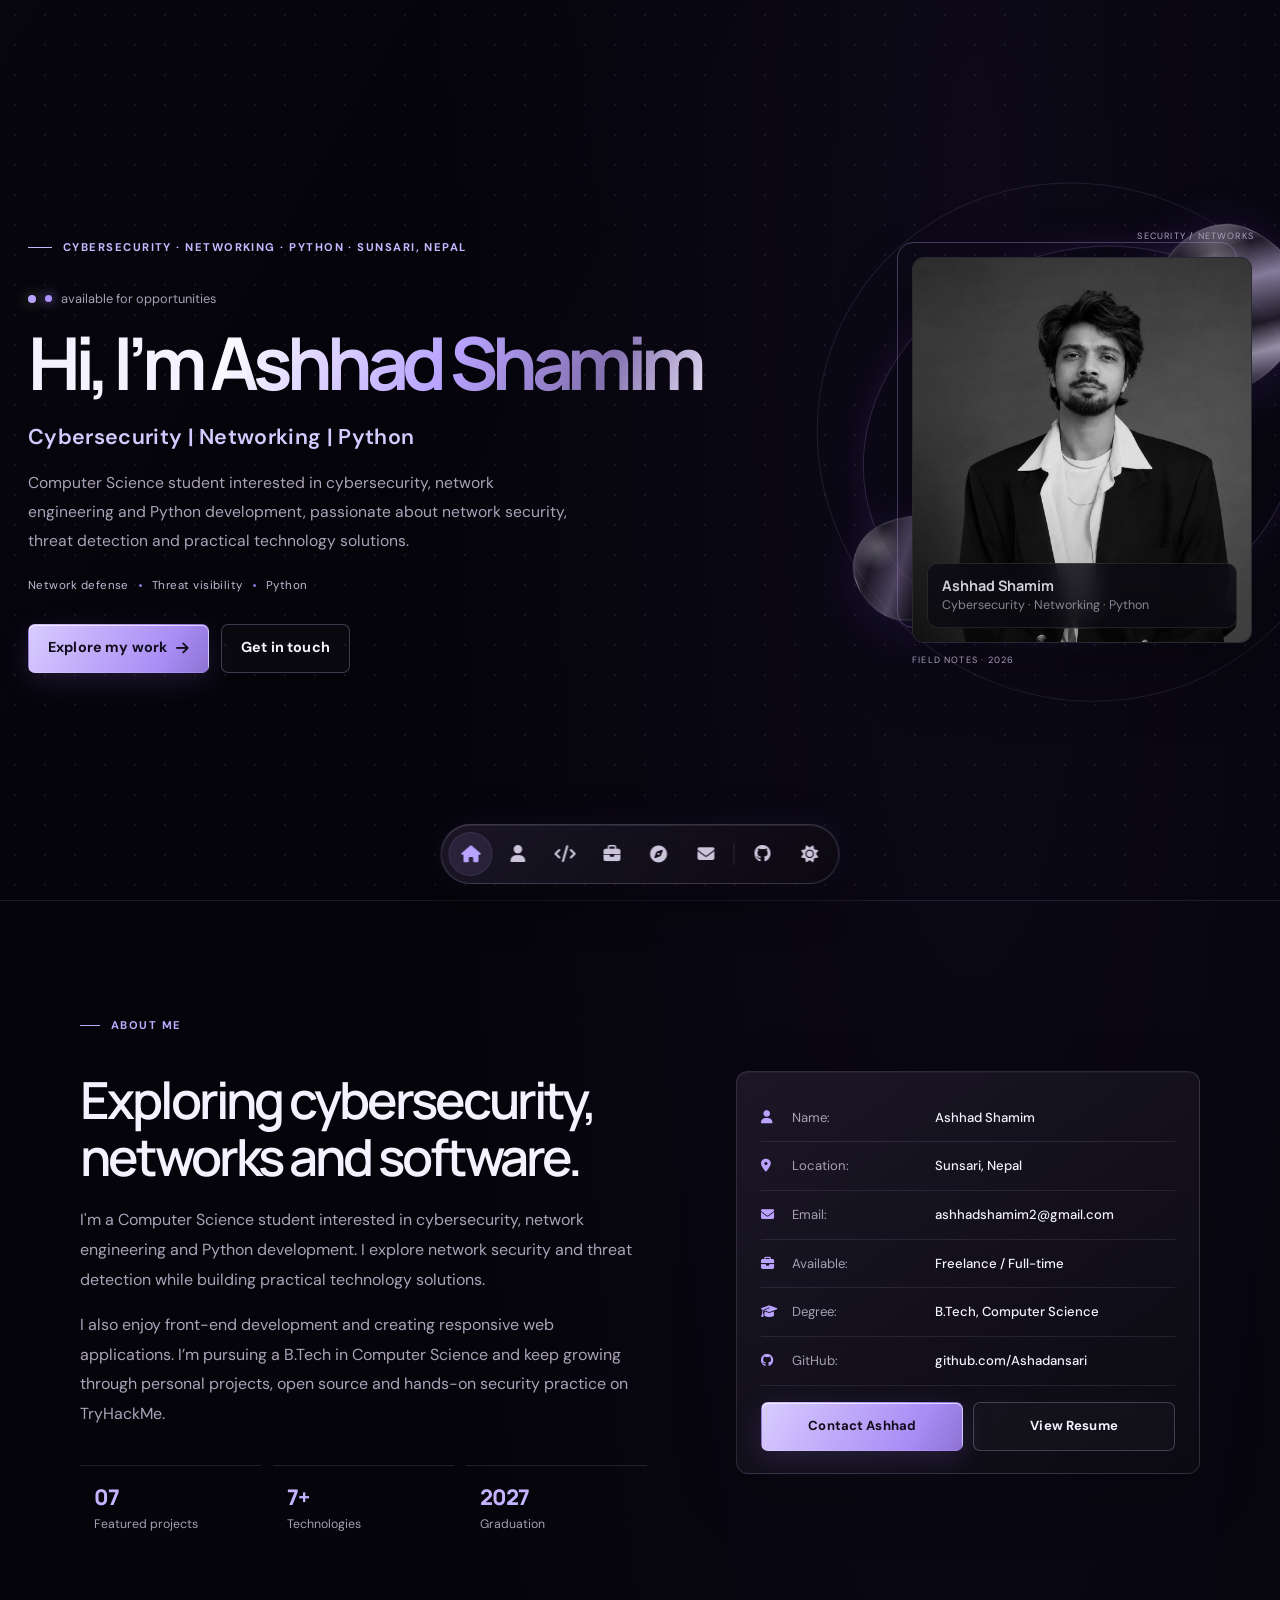
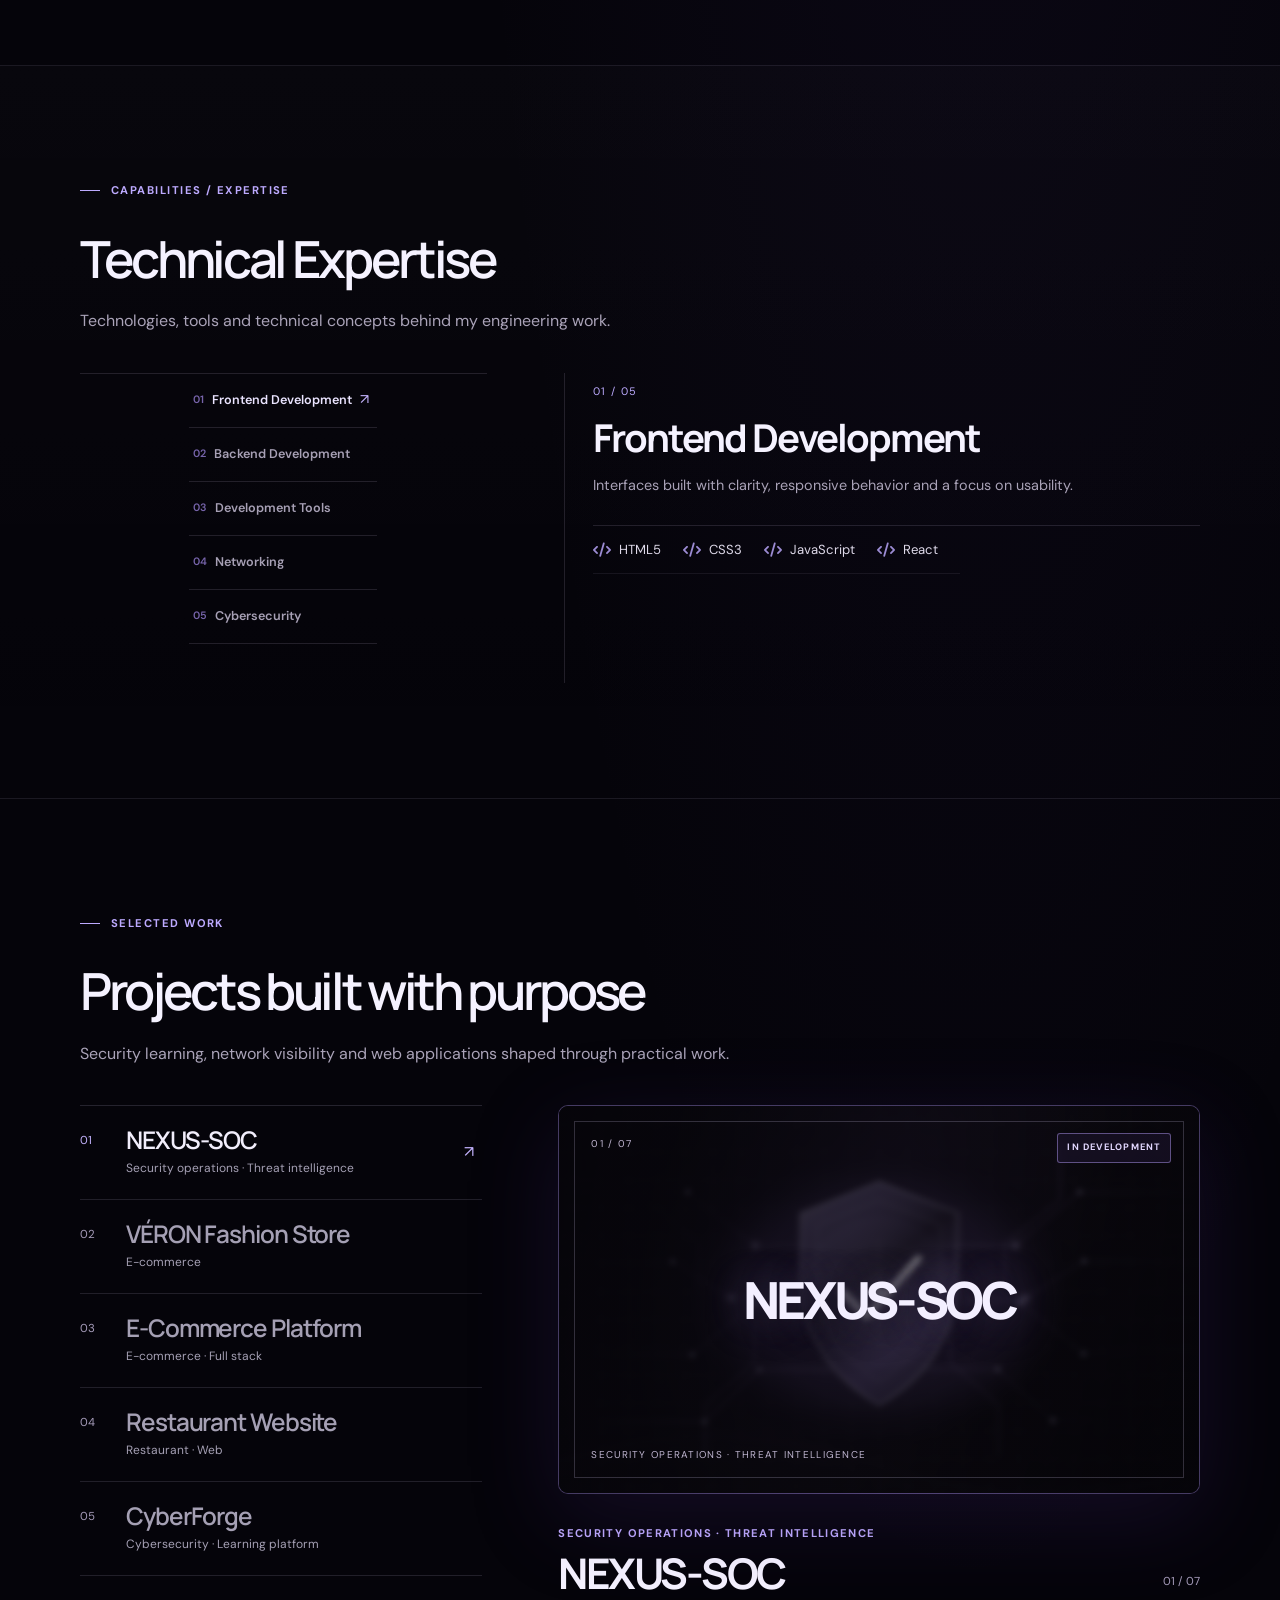
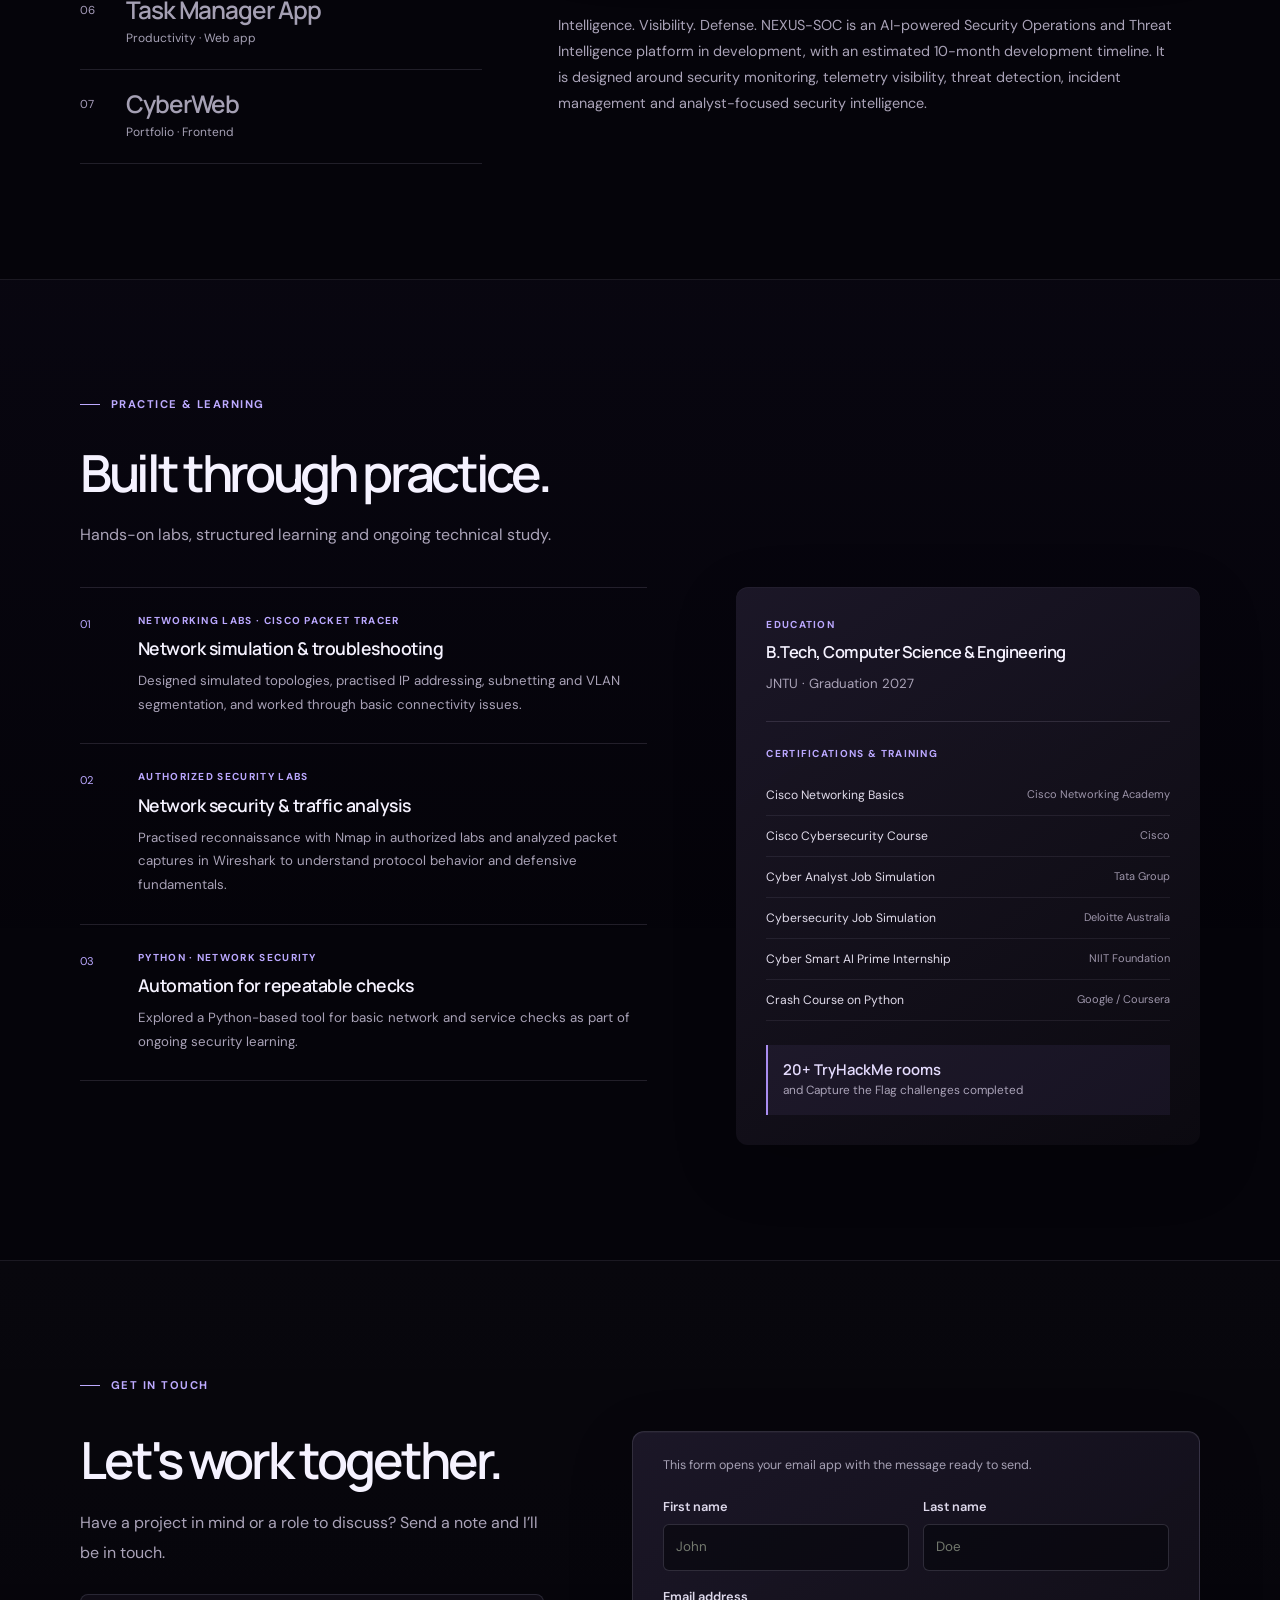
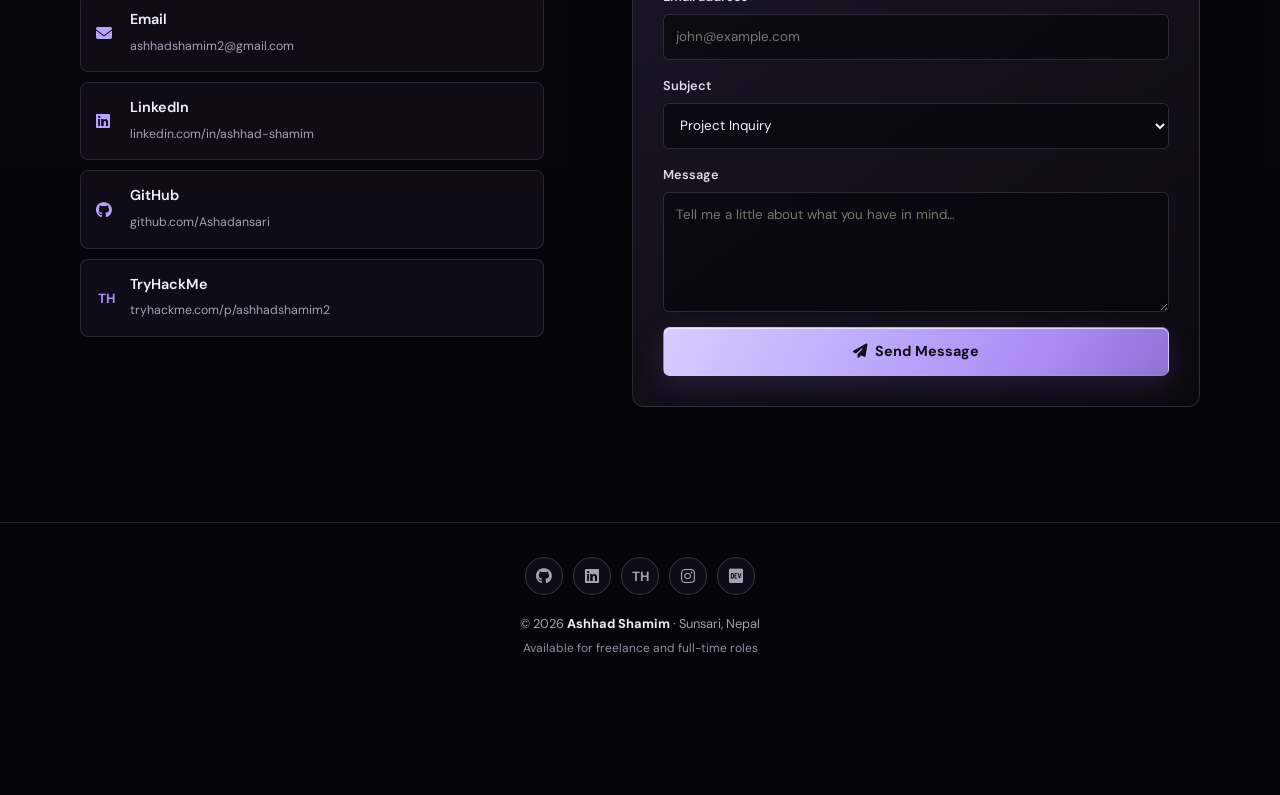
<file: index.html>
<!DOCTYPE html>
<html lang="en">

<head>
  <meta charset="UTF-8">
  <meta name="viewport" content="width=device-width, initial-scale=1.0">
  <title>Ashhad Shamim | Cybersecurity, Networking &amp; Python</title>
  <meta name="description" content="Ashhad Shamim is a Computer Science student interested in cybersecurity, network engineering and Python development, focused on network security, threat detection and practical technology solutions.">
  <link rel="canonical" href="https://ashhadshamim.com.np/">
  <meta property="og:title" content="Ashhad Shamim | Cybersecurity, Networking &amp; Python">
  <meta property="og:description" content="Computer Science student interested in cybersecurity, network engineering and Python development, focused on network security, threat detection and practical technology solutions.">
  <meta property="og:type" content="website">
  <meta property="og:url" content="https://ashhadshamim.com.np/">
  <meta property="og:image" content="https://ashhadshamim.com.np/ashhad-profile.png">
  <meta property="og:image:alt" content="Portrait of Ashhad Shamim">
  <meta name="twitter:title" content="Ashhad Shamim | Cybersecurity, Networking &amp; Python">
  <meta name="twitter:description" content="Computer Science student interested in cybersecurity, network engineering and Python development, focused on network security, threat detection and practical technology solutions.">
  <meta name="twitter:card" content="summary">
  <meta name="twitter:image" content="https://ashhadshamim.com.np/ashhad-profile.png">
  <meta name="twitter:image:alt" content="Portrait of Ashhad Shamim">
  <meta name="theme-color" content="#05040a">
  <link rel="icon" type="image/png" sizes="64x64" href="assets/favicon.png">
  <link rel="icon" href="assets/favicon.ico" sizes="any">
  <link rel="preconnect" href="https://fonts.googleapis.com">
  <link rel="stylesheet" href="https://fonts.googleapis.com/css2?family=DM+Sans:wght@400;500;600;700&family=Manrope:wght@400;500;600;700;800&display=swap">
  <link rel="stylesheet" href="https://cdnjs.cloudflare.com/ajax/libs/font-awesome/6.5.0/css/all.min.css">
  <link rel="stylesheet" href="style.css">
  <script type="application/ld+json">
  {
    "@context": "https://schema.org",
    "@type": "ProfilePage",
    "@id": "https://ashhadshamim.com.np/#profile",
    "url": "https://ashhadshamim.com.np/",
    "name": "Ashhad Shamim | Cybersecurity, Networking & Python",
    "mainEntity": {
      "@type": "Person",
      "@id": "https://ashhadshamim.com.np/#person",
      "name": "Ashhad Shamim",
      "url": "https://ashhadshamim.com.np/",
      "image": "https://ashhadshamim.com.np/ashhad-profile.png",
      "description": "Computer Science student interested in cybersecurity, network engineering and Python development, passionate about network security, threat detection and building practical technology solutions.",
      "sameAs": [
        "https://www.linkedin.com/in/ashhad-shamim/",
        "https://github.com/Ashadansari"
      ],
      "knowsAbout": [
        "Cybersecurity",
        "Network engineering",
        "Python development",
        "Frontend development"
      ]
    }
  }
  </script>
</head>

<body>

  <nav class="floating-nav" aria-label="Primary navigation">
    <a class="floating-nav-item" href="#home" aria-label="Home" data-tooltip="Home" aria-current="location"><i class="fa-solid fa-house" aria-hidden="true"></i></a>
    <a class="floating-nav-item" href="#about" aria-label="About" data-tooltip="About"><i class="fa-solid fa-user" aria-hidden="true"></i></a>
    <a class="floating-nav-item" href="#skills" aria-label="Skills" data-tooltip="Skills"><i class="fa-solid fa-code" aria-hidden="true"></i></a>
    <a class="floating-nav-item" href="#projects" aria-label="Projects" data-tooltip="Projects"><i class="fa-solid fa-briefcase" aria-hidden="true"></i></a>
    <a class="floating-nav-item" href="#experience" aria-label="Experience" data-tooltip="Experience"><i class="fa-solid fa-compass" aria-hidden="true"></i></a>
    <a class="floating-nav-item" href="#contact" aria-label="Contact" data-tooltip="Contact"><i class="fa-solid fa-envelope" aria-hidden="true"></i></a>
    <span class="nav-separator" aria-hidden="true"></span>
    <a class="floating-nav-item nav-social" href="https://github.com/Ashadansari" target="_blank" rel="noopener noreferrer" aria-label="GitHub" data-tooltip="GitHub"><i class="fa-brands fa-github" aria-hidden="true"></i></a>
    <button class="floating-nav-item theme-toggle" id="themeToggle" type="button" aria-label="Switch to light theme" title="Switch to light theme" data-tooltip="Theme">
      <i class="fa-solid fa-sun" aria-hidden="true"></i>
    </button>
  </nav>

  <!-- HERO -->
  <section class="hero" id="home" aria-label="Introduction">
    <div class="hero-copy">
      <p class="eyebrow">Cybersecurity · Networking · Python · Sunsari, Nepal</p>
      <p class="role-tag"><span class="status-pulse" aria-hidden="true"></span>available for opportunities</p>
      <h1>Hi, I’m <span>Ashhad Shamim</span></h1>
      <p class="tagline">Cybersecurity | Networking | Python</p>
      <p class="hero-lead">Computer Science student interested in cybersecurity, network engineering and Python development, passionate about network security, threat detection and practical technology solutions.</p>
      <div class="hero-focus" aria-label="Professional interests"><span>Network defense</span><i></i><span>Threat visibility</span><i></i><span>Python</span></div>
      <div class="hero-btns">
        <a href="#projects" class="btn btn-primary">Explore my work <i class="fa-solid fa-arrow-right" aria-hidden="true" style="margin-left:.55rem"></i></a>
        <a href="#contact" class="btn btn-outline">Get in touch</a>
      </div>
    </div>
    <div class="hero-visual" aria-label="Portrait of Ashhad Shamim with abstract violet chrome artwork">
      <div class="hero-orbit hero-orbit-one" aria-hidden="true"></div>
      <div class="hero-orbit hero-orbit-two" aria-hidden="true"></div>
      <div class="hero-chrome hero-chrome-one" aria-hidden="true"></div>
      <div class="hero-chrome hero-chrome-two" aria-hidden="true"></div>
      <div class="hero-avatar">
        <img src="ashhad-profile.png" alt="Portrait of Ashhad Shamim">
        <div class="hero-caption"><strong>Ashhad Shamim</strong>Cybersecurity · Networking · Python</div>
      </div>
      <span class="hero-coordinate hero-coordinate-top">SECURITY / NETWORKS</span>
      <span class="hero-coordinate hero-coordinate-bottom">FIELD NOTES · 2026</span>
    </div>
  </section>

  <!-- ABOUT -->
  <section id="about">
    <div class="container">
      <div class="section-label"><span>About Me</span></div>
      <div class="about-grid">
        <div class="about-text">
          <h2>Exploring cybersecurity, networks and software.</h2>
          <p>I'm a Computer Science student interested in cybersecurity, network engineering and Python development. I explore network security and threat detection while building practical technology solutions.</p>
          <p>I also enjoy front-end development and creating responsive web applications. I’m pursuing a B.Tech in Computer Science and keep growing through personal projects, open source and hands-on security practice on TryHackMe.</p>
          <div class="about-stats">
            <div class="stat-card">
              <div class="stat-num">07</div>
              <div class="stat-label">Featured projects</div>
            </div>
            <div class="stat-card">
              <div class="stat-num">7+</div>
              <div class="stat-label">Technologies</div>
            </div>
            <div class="stat-card">
              <div class="stat-num">2027</div>
              <div class="stat-label">Graduation</div>
            </div>
          </div>
        </div>
        <div class="about-img">
          <div class="info-row"><i class="fa-solid fa-user"></i><span>Name:</span><strong>Ashhad Shamim</strong></div>
          <div class="info-row"><i class="fa-solid fa-location-dot"></i><span>Location:</span><strong>Sunsari, Nepal</strong></div>
          <div class="info-row"><i
              class="fa-solid fa-envelope"></i><span>Email:</span><strong>ashhadshamim2@gmail.com</strong></div>
          <div class="info-row"><i class="fa-solid fa-briefcase"></i><span>Available:</span><strong>Freelance / Full-time</strong></div>
          <div class="info-row"><i class="fa-solid fa-graduation-cap"></i><span>Degree:</span><strong>B.Tech, Computer Science</strong></div>
          <div class="info-row"><i
              class="fa-brands fa-github"></i><span>GitHub:</span><strong>github.com/Ashadansari</strong></div>
          <div class="about-actions">
            <a href="mailto:ashhadshamim2@gmail.com" class="btn btn-primary">Contact Ashhad</a>
            <a href="Ashhad_Shamim.pdf" class="btn btn-outline" target="_blank" rel="noopener noreferrer" aria-label="View Ashhad Shamim's resume (PDF)">View Resume</a>
          </div>
        </div>
      </div>
    </div>
  </section>

  <!-- SKILLS -->
  <section id="skills">
    <div class="container">
      <div class="section-label"><span>Capabilities / Expertise</span></div>
      <div class="section-intro"><h2>Technical Expertise</h2><p>Technologies, tools and technical concepts behind my engineering work.</p></div>
      <div class="skills-browser">
        <div class="skill-switcher" id="skillTabs" role="tablist" aria-label="Choose an expertise category" aria-orientation="horizontal"></div>
        <article class="skill-panel" id="skillPanel" role="tabpanel" tabindex="0" aria-live="polite" aria-labelledby="skill-tab-0">
          <div class="skill-panel-heading">
            <span class="skill-panel-index" id="skillPanelIndex">01 / 05</span>
            <h3 id="skillPanelTitle">Frontend Development</h3>
          </div>
          <p class="skill-panel-description" id="skillPanelDescription">Interfaces built with clarity, responsive behavior and a focus on usability.</p>
          <ul class="skill-panel-list" id="selectedSkills" aria-label="Frontend Development skills">
            <li>HTML5</li><li>CSS3</li><li>JavaScript</li><li>React</li>
          </ul>
        </article>
      </div>
    </div>
  </section>

  <!-- PROJECTS -->
  <section id="projects">
    <div class="container">
      <div class="section-label"><span>Selected Work</span></div>
      <div class="section-intro"><h2>Projects built with purpose</h2><p>Security learning, network visibility and web applications shaped through practical work.</p></div>
      <div class="project-showcase">
        <div class="project-navigation">
          <div class="project-tabs" id="projectTabs" role="tablist" aria-label="Choose a project" aria-orientation="vertical"></div>
        </div>
        <article class="project-panel" id="projectPanel" role="tabpanel" tabindex="0" aria-live="polite" aria-labelledby="project-tab-0">
          <div class="project-preview" aria-hidden="true">
            <img id="previewImage" src="assets/project-previews/veron.webp" alt="">
            <span class="preview-index" id="previewIndex">01 / 07</span>
            <span class="preview-status" id="previewStatus" hidden></span>
            <span class="preview-wordmark" id="previewWordmark">VÉRON</span>
            <span class="preview-caption" id="previewCaption">Fashion commerce</span>
          </div>
          <div class="project-detail">
            <div class="project-detail-heading">
              <div>
                <p class="project-category" id="projectCategory">E-commerce</p>
                <h3 id="projectTitle">VÉRON Fashion Store</h3>
              </div>
              <span class="project-count" id="projectCount">01 / 07</span>
            </div>
            <p class="project-description" id="projectDescription"></p>
            <div class="project-technologies">
              <span class="project-meta-label">Built with</span>
              <span id="projectTechnologies"></span>
            </div>
            <div class="project-actions">
              <a class="project-explore" id="projectExplore" href="https://veron-fashion.netlify.app/" target="_blank" rel="noopener noreferrer">Explore project <span aria-hidden="true">↗</span></a>
              <a class="project-repository" id="projectRepository" href="https://github.com/Ashadansari/veron" target="_blank" rel="noopener noreferrer">GitHub repository <span aria-hidden="true">↗</span></a>
            </div>
          </div>
        </article>
      </div>
    </div>
  </section>

  <!-- EXPERIENCE, LEARNING & RECOGNITION -->
  <section id="experience">
    <div class="container">
      <div class="section-label"><span>Practice &amp; learning</span></div>
      <div class="section-intro"><h2>Built through practice.</h2><p>Hands-on labs, structured learning and ongoing technical study.</p></div>
      <div class="experience-layout">
        <div class="practice-list" aria-label="Practical experience">
          <article class="practice-item">
            <span class="practice-index">01</span><div><p class="practice-kicker">NETWORKING LABS · CISCO PACKET TRACER</p><h3>Network simulation &amp; troubleshooting</h3><p>Designed simulated topologies, practised IP addressing, subnetting and VLAN segmentation, and worked through basic connectivity issues.</p></div>
          </article>
          <article class="practice-item">
            <span class="practice-index">02</span><div><p class="practice-kicker">AUTHORIZED SECURITY LABS</p><h3>Network security &amp; traffic analysis</h3><p>Practised reconnaissance with Nmap in authorized labs and analyzed packet captures in Wireshark to understand protocol behavior and defensive fundamentals.</p></div>
          </article>
          <article class="practice-item">
            <span class="practice-index">03</span><div><p class="practice-kicker">PYTHON · NETWORK SECURITY</p><h3>Automation for repeatable checks</h3><p>Explored a Python-based tool for basic network and service checks as part of ongoing security learning.</p></div>
          </article>
        </div>
        <aside class="learning-panel">
          <div class="learning-block">
            <p class="practice-kicker">EDUCATION</p><h3>B.Tech, Computer Science &amp; Engineering</h3><p>JNTU · Graduation 2027</p>
          </div>
          <div class="learning-block">
            <p class="practice-kicker">CERTIFICATIONS &amp; TRAINING</p>
            <ul class="credential-list">
              <li>Cisco Networking Basics <span>Cisco Networking Academy</span></li>
              <li>Cisco Cybersecurity Course <span>Cisco</span></li>
              <li>Cyber Analyst Job Simulation <span>Tata Group</span></li>
              <li>Cybersecurity Job Simulation <span>Deloitte Australia</span></li>
              <li>Cyber Smart AI Prime Internship <span>NIIT Foundation</span></li>
              <li>Crash Course on Python <span>Google / Coursera</span></li>
            </ul>
          </div>
          <div class="learning-note"><strong>20+ TryHackMe rooms</strong><span>and Capture the Flag challenges completed</span></div>
        </aside>
      </div>
    </div>
  </section>

  <!-- CONTACT -->
  <section id="contact">
    <div class="container">
      <div class="section-label"><span>Get in touch</span></div>
      <div class="contact-grid">
        <div class="contact-info">
          <h2>Let's work together.</h2>
          <p>Have a project in mind or a role to discuss? Send a note and I’ll be in touch.</p>
          <div class="contact-methods">
            <a href="mailto:ashhadshamim2@gmail.com" class="contact-method"><i class="fa-solid fa-envelope"></i>
              <div>
                <div style="font-size:.9rem">Email</div><span>ashhadshamim2@gmail.com</span>
              </div>
            </a>
            <a href="https://www.linkedin.com/in/ashhad-shamim/" target="_blank" rel="noopener noreferrer" class="contact-method"><i
                class="fa-brands fa-linkedin"></i>
              <div>
                <div style="font-size:.9rem">LinkedIn</div><span>linkedin.com/in/ashhad-shamim</span>
              </div>
            </a>
            <a href="https://github.com/Ashadansari" target="_blank" rel="noopener noreferrer" class="contact-method"><i class="fa-brands fa-github"></i>
              <div>
                <div style="font-size:.9rem">GitHub</div><span>github.com/Ashadansari</span>
              </div>
            </a>
            <a href="https://tryhackme.com/p/ashhadshamim2" target="_blank" rel="noopener noreferrer" class="contact-method"><svg width="20" height="20"
                viewBox="0 0 24 24" style="display:inline-block;color:#a78bfa"><text x="2" y="18" font-size="16"
                  font-weight="bold" fill="currentColor">THM</text></svg>
              <div>
                <div style="font-size:.9rem">TryHackMe</div><span>tryhackme.com/p/ashhadshamim2</span>
              </div>
            </a>
          </div>
        </div>

        <div class="contact-form">
          <p class="form-note">This form opens your email app with the message ready to send.</p>
          <div class="form-row">
            <div class="form-group"><label for="firstName">First name</label><input type="text" id="firstName" autocomplete="given-name" placeholder="John" required></div>
            <div class="form-group"><label for="lastName">Last name</label><input type="text" id="lastName" autocomplete="family-name" placeholder="Doe"></div>
          </div>
          <div class="form-group"><label for="senderEmail">Email address</label><input type="email" id="senderEmail" autocomplete="email" placeholder="john@example.com" required></div>
          <div class="form-group"><label for="subject">Subject</label>
            <select id="subject">
              <option>Project Inquiry</option>
              <option>Freelance Work</option>
              <option>Job Opportunity</option>
              <option>Just Saying Hi</option>
            </select>
          </div>
          <div class="form-group"><label for="message">Message</label><textarea id="message" placeholder="Tell me a little about what you have in mind…" required></textarea>
          </div>
          <button class="btn btn-primary" type="button" onclick="submitForm(this)">
            <i class="fa-solid fa-paper-plane" style="margin-right:.5rem"></i>Send Message
          </button>
          <div class="form-status" id="formStatus" role="status" aria-live="polite"></div>
        </div>
      </div>
    </div>
  </section>

  <!-- FOOTER -->
  <footer>
    <div class="social-links">
      <a href="https://github.com/Ashadansari" target="_blank" rel="noopener noreferrer" aria-label="GitHub"><i class="fa-brands fa-github" aria-hidden="true"></i></a>
      <a href="https://www.linkedin.com/in/ashhad-shamim/" target="_blank" rel="noopener noreferrer" aria-label="LinkedIn"><i class="fa-brands fa-linkedin" aria-hidden="true"></i></a>
      <a href="https://tryhackme.com/p/ashhadshamim2" target="_blank" rel="noopener noreferrer"><svg width="20" height="20" viewBox="0 0 24 24"
          fill="currentColor" style="display:inline-block"><text x="2" y="18" font-size="16"
            font-weight="bold">THM</text></svg></a>
      <a href="https://www.instagram.com/ashad_a4s/" target="_blank" rel="noopener noreferrer" aria-label="Instagram"><i class="fa-brands fa-instagram" aria-hidden="true"></i></a>
      <a href="https://dev.to/ashadansari" target="_blank" rel="noopener noreferrer" aria-label="DEV Community"><i class="fa-brands fa-dev" aria-hidden="true"></i></a>
    </div>
    <p>© 2026 <strong>Ashhad Shamim</strong> · Sunsari, Nepal</p>
    <p class="footer-note">Available for freelance and full-time roles</p>
  </footer>
  <script src="script.js"></script>
</body>

</html>
</file>
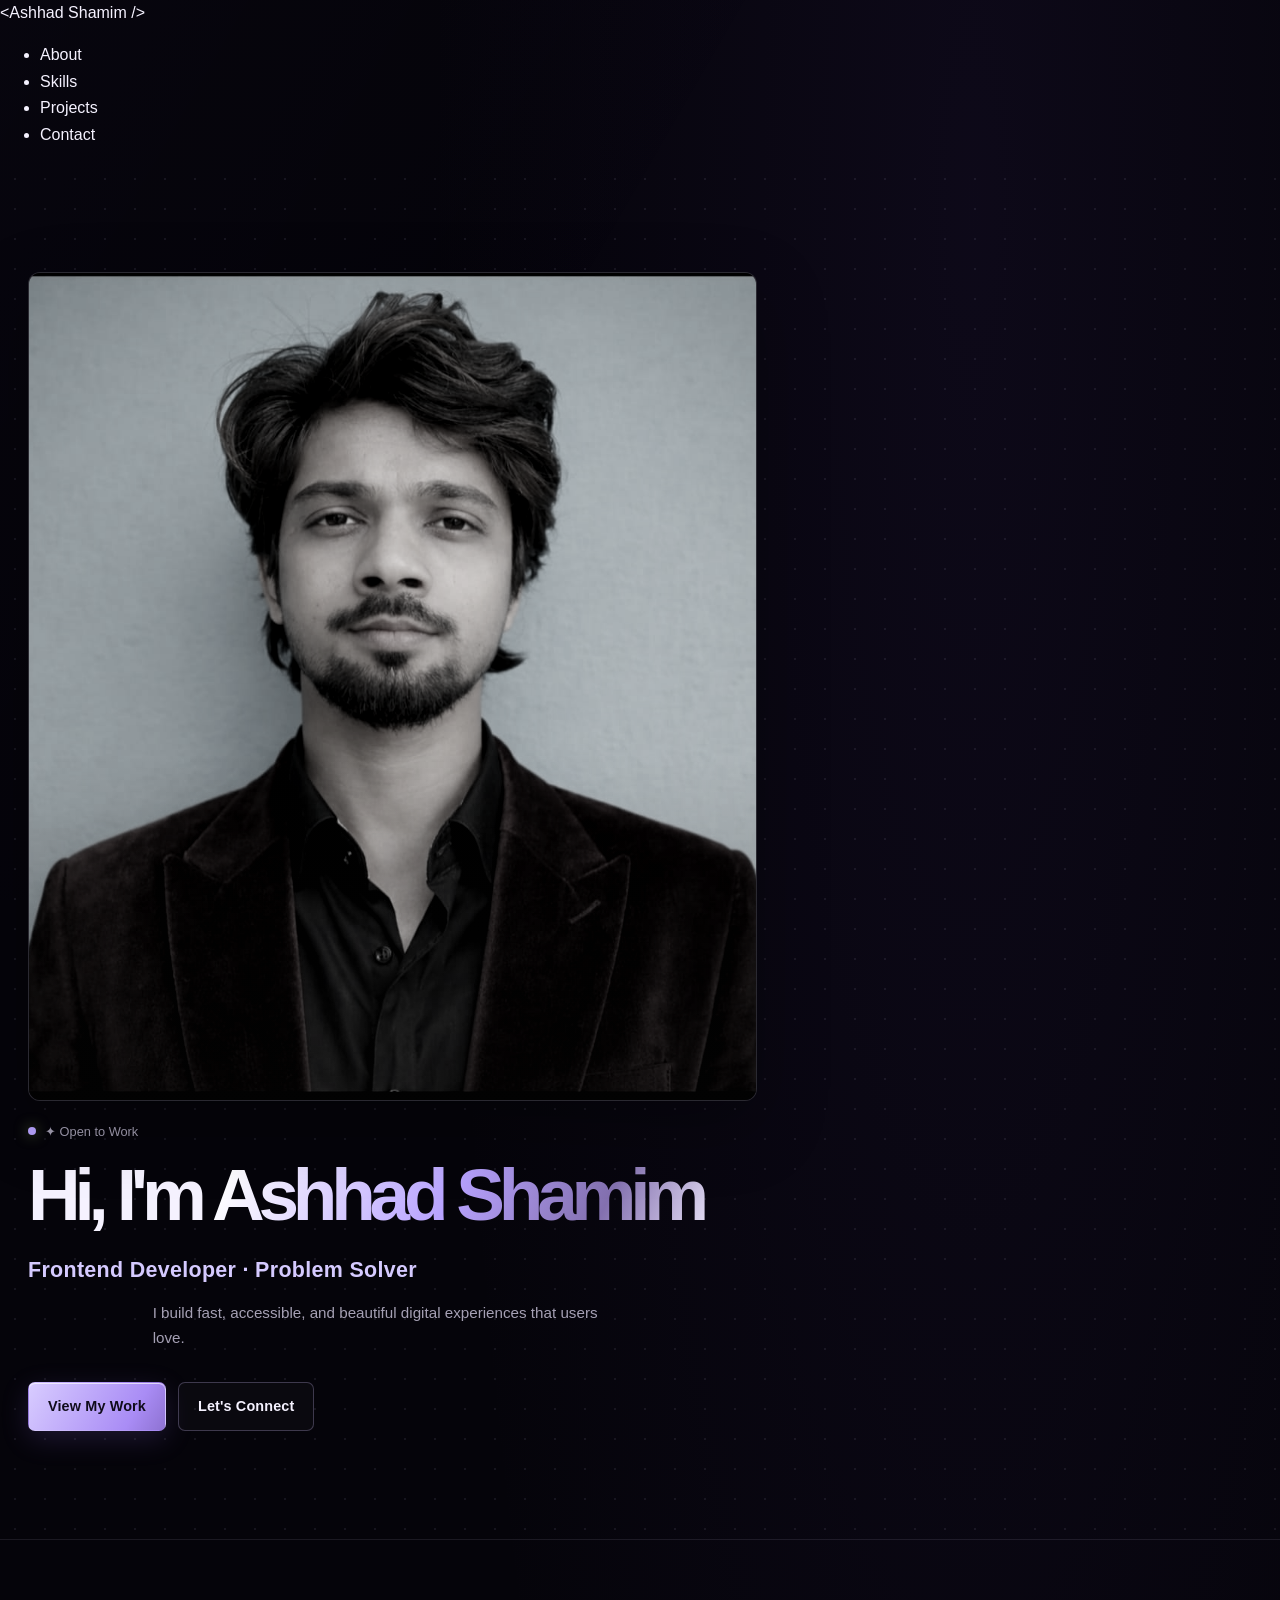
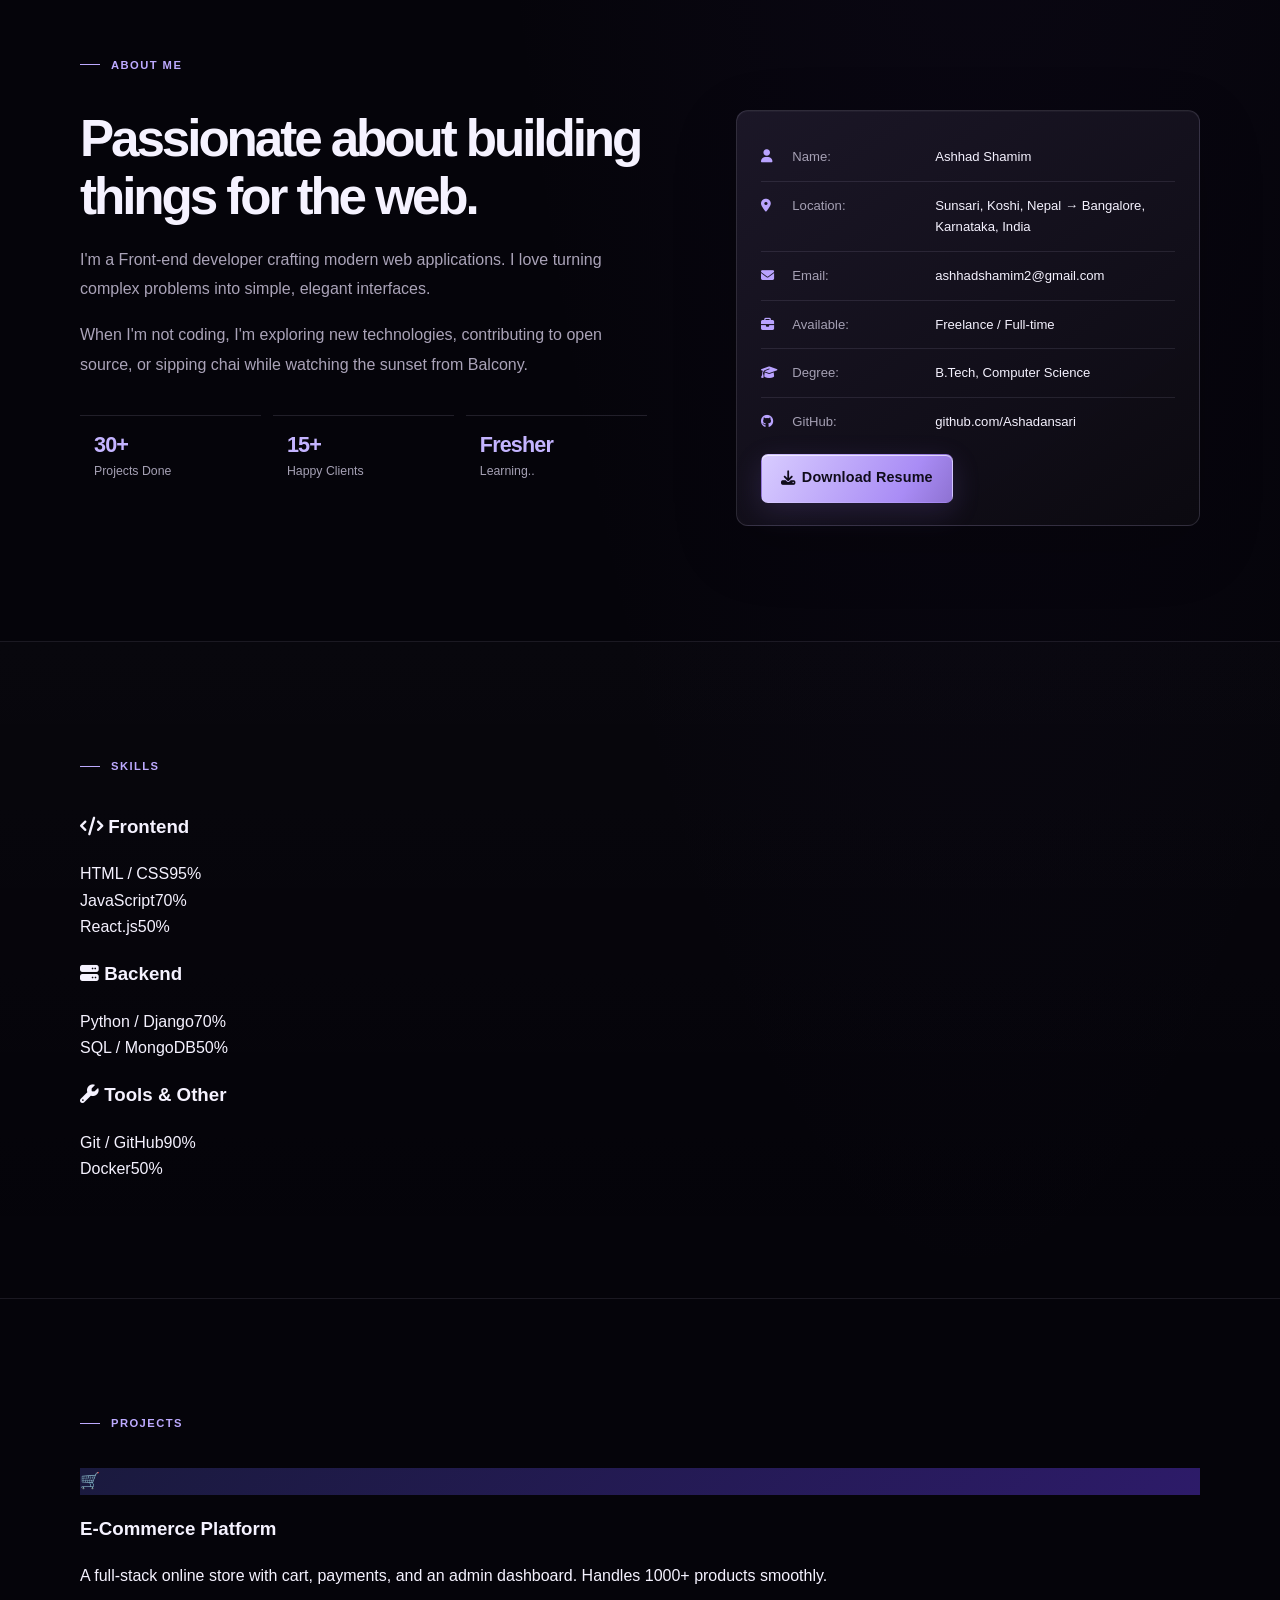
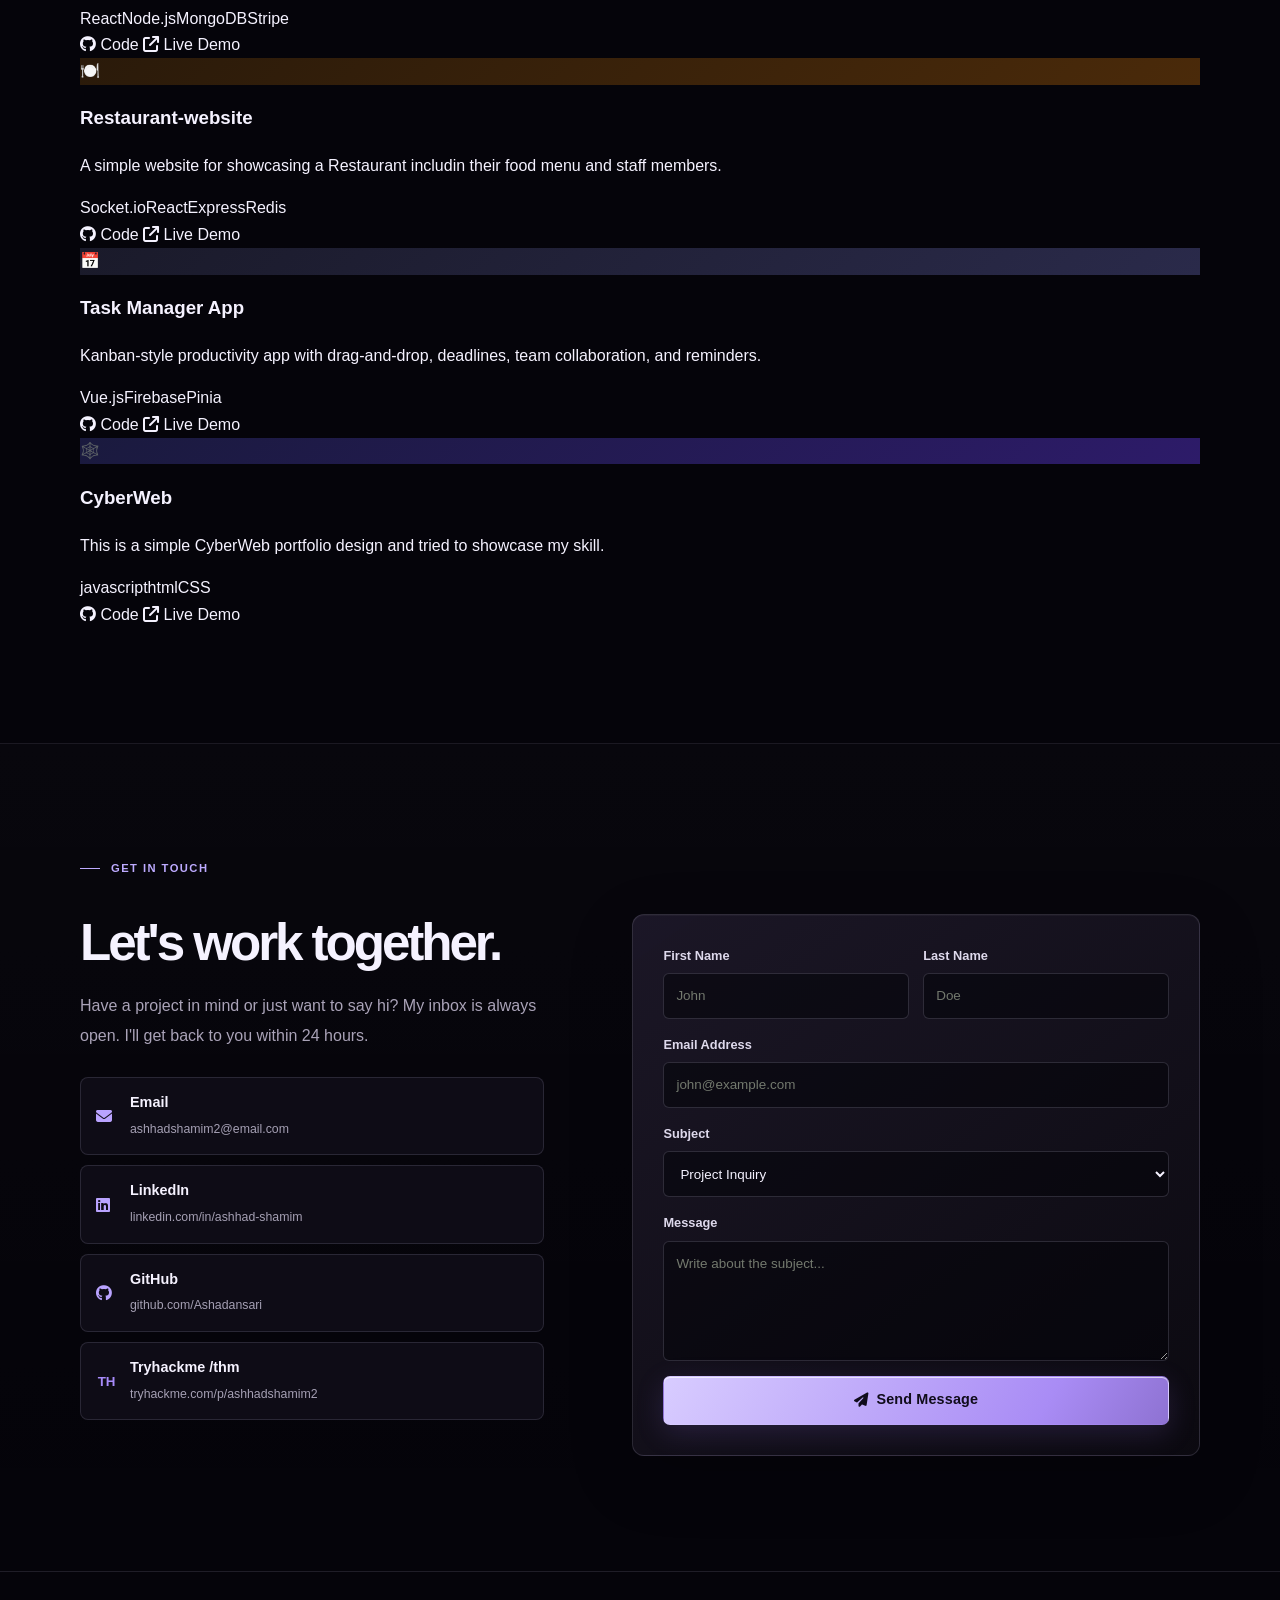
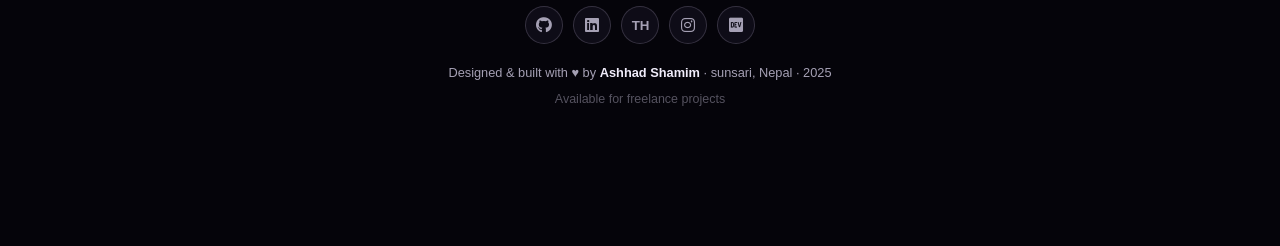
<file: portfolio.html>
<!DOCTYPE html>
<html lang="en">

<head>
  <meta charset="UTF-8">
  <meta name="viewport" content="width=device-width, initial-scale=1.0">
  <title>Portfolio</title>
  <link rel="stylesheet" href="https://cdnjs.cloudflare.com/ajax/libs/font-awesome/6.5.0/css/all.min.css">
  <link rel="stylesheet" href="style.css">
</head>

<body>

  <nav>
    <div class="nav-inner">
      <div class="logo">&lt;Ashhad Shamim /&gt;</div>
      <ul class="nav-links">
        <li><a href="#about">About</a></li>
        <li><a href="#skills">Skills</a></li>
        <li><a href="#projects">Projects</a></li>
        <li><a href="#contact">Contact</a></li>
      </ul>
    </div>
  </nav>

  <!-- HERO -->
  <section class="hero" id="home">
    <div>
      <div class="hero-avatar">
        <img src="ashad.png" alt="Ashhad Shamim">
      </div>
      <p class="role-tag">✦ Open to Work</p>
      <h1>Hi, I'm <span>Ashhad Shamim</span></h1>
      <p class="tagline">Frontend Developer · Problem Solver</p>
      <p style="color:var(--muted);max-width:480px;margin:0 auto 2rem;font-size:.95rem">I build fast, accessible, and
        beautiful digital experiences that users love.</p>
      <div class="hero-btns">
        <a href="#projects" class="btn btn-primary">View My Work</a>
        <a href="https://www.linkedin.com/in/ashhad-shamim/" class="btn btn-outline">Let's Connect</a>
      </div>
    </div>
  </section>

  <!-- ABOUT -->
  <section id="about">
    <div class="container">
      <div class="section-label"><span>About Me</span></div>
      <div class="about-grid">
        <div class="about-text">
          <h2>Passionate about building things for the web.</h2>
          <p>I'm a Front-end developer crafting modern web applications. I love turning complex problems into simple,
            elegant interfaces.</p>
          <p>When I'm not coding, I'm exploring new technologies, contributing to open source, or sipping chai while
            watching the sunset from Balcony.</p>
          <div class="about-stats">
            <div class="stat-card">
              <div class="stat-num">30+</div>
              <div class="stat-label">Projects Done</div>
            </div>
            <div class="stat-card">
              <div class="stat-num">15+</div>
              <div class="stat-label">Happy Clients</div>
            </div>
            <div class="stat-card">
              <div class="stat-num">Fresher</div>
              <div class="stat-label">Learning..</div>
            </div>
          </div>
        </div>
        <div class="about-img">
          <div class="info-row"><i class="fa-solid fa-user"></i><span>Name:</span><strong>Ashhad Shamim</strong></div>
          <div class="info-row"><i class="fa-solid fa-location-dot"></i><span>Location:</span><strong>Sunsari, Koshi,
              Nepal → Bangalore, Karnataka, India</strong></div>
          <div class="info-row"><i
              class="fa-solid fa-envelope"></i><span>Email:</span><strong>ashhadshamim2@gmail.com</strong></div>
          <div class="info-row"><i class="fa-solid fa-briefcase"></i><span>Available:</span><strong>Freelance /
              Full-time</strong></div>
          <div class="info-row"><i class="fa-solid fa-graduation-cap"></i><span>Degree:</span><strong>B.Tech, Computer
              Science</strong></div>
          <div class="info-row"><i
              class="fa-brands fa-github"></i><span>GitHub:</span><strong>github.com/Ashadansari</strong></div>
          <a href="#" class="btn btn-primary" style="margin-top:.5rem;text-align:center">
            <i class="fa-solid fa-download" style="margin-right:.4rem"></i>Download Resume
          </a>
        </div>
      </div>
    </div>
  </section>

  <!-- SKILLS -->
  <section id="skills">
    <div class="container">
      <div class="section-label"><span>Skills</span></div>
      <div class="skills-grid">

        <div class="skill-category">
          <h3><i class="fa-solid fa-code"></i> Frontend</h3>
          <div class="skill-item">
            <div class="skill-header"><span>HTML / CSS</span><span>95%</span></div>
            <div class="skill-bar">
              <div class="skill-fill" data-width="95"></div>
            </div>
          </div>
          <div class="skill-item">
            <div class="skill-header"><span>JavaScript</span><span>70%</span></div>
            <div class="skill-bar">
              <div class="skill-fill" data-width="70"></div>
            </div>
          </div>
          <div class="skill-item">
            <div class="skill-header"><span>React.js</span><span>50%</span></div>
            <div class="skill-bar">
              <div class="skill-fill" data-width="50"></div>
            </div>
          </div>
        </div>

        <div class="skill-category">
          <h3><i class="fa-solid fa-server"></i> Backend</h3>
          <div class="skill-item">
            <div class="skill-header"><span>Python / Django</span><span>70%</span></div>
            <div class="skill-bar">
              <div class="skill-fill" data-width="70"></div>
            </div>
          </div>
          <div class="skill-item">
            <div class="skill-header"><span>SQL / MongoDB</span><span>50%</span></div>
            <div class="skill-bar">
              <div class="skill-fill" data-width="50"></div>
            </div>
          </div>
        </div>

        <div class="skill-category">
          <h3><i class="fa-solid fa-wrench"></i> Tools & Other</h3>
          <div class="skill-item">
            <div class="skill-header"><span>Git / GitHub</span><span>90%</span></div>
            <div class="skill-bar">
              <div class="skill-fill" data-width="90"></div>
            </div>
          </div>
          <div class="skill-item">
            <div class="skill-header"><span>Docker</span><span>50%</span></div>
            <div class="skill-bar">
              <div class="skill-fill" data-width="50"></div>
            </div>
          </div>
        </div>

      </div>
    </div>
  </section>

  <!-- PROJECTS -->
  <section id="projects">
    <div class="container">
      <div class="section-label"><span>Projects</span></div>
      <div class="projects-grid">
        <!-- A clone for E-Commerce platform -->
        <div class="project-card">
          <div class="project-thumb" style="background:linear-gradient(135deg,#1a1a3e,#2d1b69)">🛒</div>
          <div class="project-body">
            <h3>E-Commerce Platform</h3>
            <p>A full-stack online store with cart, payments, and an admin dashboard. Handles 1000+ products smoothly.
            </p>
            <div class="tags"><span class="tag">React</span><span class="tag">Node.js</span><span
                class="tag">MongoDB</span><span class="tag">Stripe</span></div>
            <div class="project-links">
              <a href="https://github.com/Ashadansari/E-commerce-web"><i class="fa-brands fa-github"></i> Code</a>
              <a href="https://e-commerce-webap.netlify.app/"><i class="fa-solid fa-arrow-up-right-from-square"></i>
                Live Demo</a>
            </div>
          </div>
        </div>
        <!-- A clone for Restaurant webapp -->
        <div class="project-card">
          <div class="project-thumb" style="background:linear-gradient(135deg,#2a1a0a,#4a2a0a)">🍽️</div>
          <div class="project-body">
            <h3>Restaurant-website</h3>
            <p>A simple website for showcasing a Restaurant includin their food menu and staff members.</p>
            <div class="tags"><span class="tag">Socket.io</span><span class="tag">React</span><span
                class="tag">Express</span><span class="tag">Redis</span></div>
            <div class="project-links">
              <a href="https://github.com/Ashadansari/Restaurant-website"><i class="fa-brands fa-github"></i> Code</a>
              <a href="https://restaurant-website-dud7mj7j4-ashadansaris-projects.vercel.app/"><i
                  class="fa-solid fa-arrow-up-right-from-square"></i> Live Demo</a>
            </div>
          </div>
        </div>
        <!-- A clone for Task manager app -->
        <div class="project-card">
          <div class="project-thumb" style="background:linear-gradient(135deg,#1a1a2a,#2a2a4a)">📅</div>
          <div class="project-body">
            <h3>Task Manager App</h3>
            <p>Kanban-style productivity app with drag-and-drop, deadlines, team collaboration, and reminders.</p>
            <div class="tags"><span class="tag">Vue.js</span><span class="tag">Firebase</span><span
                class="tag">Pinia</span></div>
            <div class="project-links">
              <a href="https://github.com/Ashadansari/task-manager-app"><i class="fa-brands fa-github"></i> Code</a>
              <a href="https://task-managerap.netlify.app/"><i class="fa-solid fa-arrow-up-right-from-square"></i> Live
                Demo</a>
            </div>
          </div>
        </div>
        <!-- A clone for Cyber web -->
        <div class="project-card">
          <div class="project-thumb" style="background:linear-gradient(135deg,#1a1a3e,#2d1b69)">🕸️</div>
          <div class="project-body">
            <h3>CyberWeb</h3>
            <p>This is a simple CyberWeb portfolio design and tried to showcase my skill.</p>
            <div class="tags"><span class="tag">javascript</span><span class="tag">html</span><span
                class="tag">CSS</span></div>
            <div class="project-links">
              <a href="https://github.com/Ashadansari/cyberWeb"><i class="fa-brands fa-github"></i> Code</a>
              <a href="https://cyber-web-amber.vercel.app/"><i class="fa-solid fa-arrow-up-right-from-square"></i> Live
                Demo</a>
            </div>
          </div>
        </div>

      </div>
    </div>
  </section>

  <!-- CONTACT -->
  <section id="contact">
    <div class="container">
      <div class="section-label"><span>Get In Touch</span></div>
      <div class="contact-grid">
        <div class="contact-info">
          <h2>Let's work together.</h2>
          <p>Have a project in mind or just want to say hi? My inbox is always open. I'll get back to you within 24
            hours.</p>
          <div class="contact-methods">
            <a href="mailto:ashhadshamim2@email.com" class="contact-method"><i class="fa-solid fa-envelope"></i>
              <div>
                <div style="font-size:.9rem">Email</div><span>ashhadshamim2@email.com</span>
              </div>
            </a>
            <a href="https://www.linkedin.com/in/ashhad-shamim/" class="contact-method"><i
                class="fa-brands fa-linkedin"></i>
              <div>
                <div style="font-size:.9rem">LinkedIn</div><span>linkedin.com/in/ashhad-shamim</span>
              </div>
            </a>
            <a href="https://github.com/Ashadansari" class="contact-method"><i class="fa-brands fa-github"></i>
              <div>
                <div style="font-size:.9rem">GitHub</div><span>github.com/Ashadansari</span>
              </div>
            </a>
            <a href="https://tryhackme.com/p/ashhadshamim2" class="contact-method"><svg width="20" height="20"
                viewBox="0 0 24 24" style="display:inline-block;color:#a78bfa"><text x="2" y="18" font-size="16"
                  font-weight="bold" fill="currentColor">THM</text></svg>
              <div>
                <div style="font-size:.9rem">Tryhackme /thm</div><span>tryhackme.com/p/ashhadshamim2</span>
              </div>
            </a>
          </div>
        </div>

        <div class="contact-form">
          <div class="form-row">
            <div class="form-group"><label>First Name</label><input type="text" placeholder="John"></div>
            <div class="form-group"><label>Last Name</label><input type="text" placeholder="Doe"></div>
          </div>
          <div class="form-group"><label>Email Address</label><input type="email" placeholder="john@example.com"></div>
          <div class="form-group"><label>Subject</label>
            <select>
              <option>Project Inquiry</option>
              <option>Freelance Work</option>
              <option>Job Opportunity</option>
              <option>Just Saying Hi</option>
            </select>
          </div>
          <div class="form-group"><label>Message</label><textarea placeholder="Write about the subject..."></textarea>
          </div>
          <button class="btn btn-primary" style="width:100%" onclick="submitForm()">
            <i class="fa-solid fa-paper-plane" style="margin-right:.5rem"></i>Send Message
          </button>
          <div class="form-status" id="formStatus">✓ Message sent! I'll get back to you soon.</div>
        </div>
      </div>
    </div>
  </section>

  <!-- FOOTER -->
  <footer>
    <div class="social-links">
      <a href="https://github.com/Ashadansari"><i class="fa-brands fa-github"></i></a>
      <a href="https://www.linkedin.com/in/ashhad-shamim/"><i class="fa-brands fa-linkedin"></i></a>
      <a href="https://tryhackme.com/p/ashhadshamim2"><svg width="20" height="20" viewBox="0 0 24 24"
          fill="currentColor" style="display:inline-block"><text x="2" y="18" font-size="16"
            font-weight="bold">THM</text></svg></a>
      <a href="https://www.instagram.com/ashad_a4s/"><i class="fa-brands fa-instagram"></i></a>
      <a href="https://dev.to/ashadansari"><i class="fa-brands fa-dev"></i></a>
    </div>
    <p>Designed & built with ♥ by <strong>Ashhad Shamim</strong> · sunsari, Nepal · 2025</p>
    <p style="margin-top:.4rem;font-size:.78rem;opacity:.5">Available for freelance projects</p>
  </footer>
  <script src="script.js"></script>
</body>

</html>
</file>
<file: style.css>
:root {
  color-scheme: dark;
  --bg: #05040a;
  --surface: #0d0b14;
  --surface-raised: #13101d;
  --text: #f5f2ff;
  --muted: #a5a0b4;
  --line: rgba(226, 218, 255, .13);
  --accent: #b8a3ff;
  --accent-ink: #100c1b;
  --nav-bg: rgba(13, 11, 20, .82);
  --hero-dot: rgba(218, 208, 255, .16);
  --hero-hot-dot: rgba(184, 163, 255, .9);
  --input-bg: #090810;
  --input-label: #ded9ec;
  --chip-text: #d0c9e3;
  --max-width: 1120px;
  --radius: 18px;
}

body[data-theme="light"] {
  color-scheme: light;
  --bg: #f5f3fa;
  --surface: #ffffff;
  --surface-raised: #fff;
  --text: #201a2b;
  --muted: #6c6578;
  --line: rgba(48, 34, 76, .15);
  --accent: #6849bd;
  --accent-ink: #fff;
  --nav-bg: rgba(247, 245, 252, .88);
  --hero-dot: rgba(48, 34, 76, .14);
  --hero-hot-dot: rgba(104, 73, 189, .8);
  --input-bg: #faf9fc;
  --input-label: #393244;
  --chip-text: #494257;
}

* { box-sizing: border-box; }
[hidden] { display: none !important; }
html { scroll-behavior: smooth; scroll-padding-top: 88px; }
body {
  margin: 0;
  padding-bottom: calc(96px + env(safe-area-inset-bottom, 0px));
  background: var(--bg);
  color: var(--text);
  font-family: 'DM Sans', sans-serif;
  font-size: 16px;
  line-height: 1.65;
  -webkit-font-smoothing: antialiased;
}
a { color: inherit; text-decoration: none; }
button, input, select, textarea { font: inherit; }
button, a { -webkit-tap-highlight-color: transparent; }
a:focus-visible, button:focus-visible, input:focus-visible, select:focus-visible, textarea:focus-visible {
  outline: 2px solid var(--accent);
  outline-offset: 4px;
}
::selection { background: var(--accent); color: var(--accent-ink); }

.floating-nav {
  position: fixed;
  z-index: 50;
  left: 50%;
  bottom: calc(16px + env(safe-area-inset-bottom, 0px));
  width: max-content;
  max-width: calc(100vw - 24px);
  display: flex;
  align-items: center;
  gap: 4px;
  padding: 7px;
  transform: translateX(-50%);
  border: 1px solid var(--line);
  border-radius: 999px;
  color: var(--muted);
  background: var(--nav-bg);
  box-shadow: 0 7px 26px rgba(0, 0, 0, .18);
  backdrop-filter: blur(16px);
  -webkit-backdrop-filter: blur(16px);
}
.floating-nav-item {
  position: relative;
  width: 44px;
  height: 44px;
  flex: 0 0 44px;
  display: grid;
  place-items: center;
  border: 0;
  border-radius: 50%;
  color: var(--muted);
  background: transparent;
  font-size: 1.06rem;
  cursor: pointer;
  transition: color .18s ease, background-color .18s ease;
}
.floating-nav-item:hover { color: var(--text); background: rgba(255,255,255,.08); }
.floating-nav-item[aria-current="location"] { color: var(--accent); }
.floating-nav-item:focus-visible { outline-offset: 1px; }
.floating-nav-item[data-tooltip]::after {
  position: absolute;
  bottom: calc(100% + 11px);
  left: 50%;
  z-index: 1;
  padding: 5px 9px;
  transform: translate(-50%, 3px);
  border: 1px solid var(--line);
  border-radius: 6px;
  color: var(--text);
  background: var(--surface-raised);
  content: attr(data-tooltip);
  font-size: .7rem;
  font-weight: 500;
  line-height: 1.3;
  white-space: nowrap;
  opacity: 0;
  pointer-events: none;
  transition: opacity .16s ease, transform .16s ease;
}
.floating-nav-item:hover::after, .floating-nav-item:focus-visible::after { transform: translate(-50%, 0); opacity: 1; }
.nav-separator { width: 1px; height: 22px; flex: 0 0 1px; margin: 0 3px; background: var(--line); }

.hero {
  position: relative;
  isolation: isolate;
  min-height: 100svh;
  width: 100%;
  margin: 0;
  padding: 56px max(24px, calc((100% - var(--max-width)) / 2));
  display: grid;
  grid-template-columns: minmax(0, 1.45fr) minmax(260px, .75fr);
  align-items: center;
  gap: 70px;
}
.hero::before, .hero::after { position: absolute; inset: 0; z-index: -1; content: ''; pointer-events: none; background-size: 25px 25px; }
.hero::before { background-image: radial-gradient(circle, var(--hero-dot) 1px, transparent 1.25px); }
.hero::after {
  background-image: radial-gradient(circle, var(--hero-hot-dot) 1.15px, transparent 1.5px);
  mask-image: radial-gradient(circle 155px at var(--pointer-x, -500px) var(--pointer-y, -500px), #000 0%, transparent 100%);
  -webkit-mask-image: radial-gradient(circle 155px at var(--pointer-x, -500px) var(--pointer-y, -500px), #000 0%, transparent 100%);
  filter: drop-shadow(0 0 5px var(--accent));
}
.hero-copy { max-width: 680px; }
.eyebrow, .section-label {
  display: flex;
  align-items: center;
  gap: 11px;
  color: var(--accent);
  font-size: .76rem;
  font-weight: 700;
  letter-spacing: .13em;
  text-transform: uppercase;
}
.eyebrow::before, .section-label::before { width: 24px; height: 1px; background: currentColor; content: ''; }
.role-tag { display: inline-flex; align-items: center; gap: 9px; margin: 0 0 20px; color: var(--muted); font-size: .84rem; }
.role-tag::before { width: 8px; height: 8px; border-radius: 50%; background: var(--accent); box-shadow: 0 0 14px rgba(194,232,120,.5); content: ''; }
.hero h1, h2, h3 { font-family: 'Manrope', sans-serif; }
.hero h1 { max-width: 760px; margin: 0; font-size: clamp(3.1rem, 7vw, 5.9rem); line-height: 1.02; letter-spacing: -.075em; }
.hero h1 span { color: var(--accent); }
.tagline { margin: 19px 0 10px; color: var(--muted); font-size: clamp(1.16rem, 2.2vw, 1.48rem); font-weight: 600; letter-spacing: -.025em; }
.hero-lead { max-width: 540px; margin: 0; color: var(--muted); font-size: 1.02rem; }
.hero-btns { display: flex; flex-wrap: wrap; gap: 12px; margin-top: 30px; }
.btn { display: inline-flex; align-items: center; justify-content: center; min-height: 48px; padding: 0 19px; border: 1px solid transparent; border-radius: 8px; cursor: pointer; font-size: .9rem; font-weight: 700; transition: transform .2s, background .2s, border-color .2s; }
.btn:hover { transform: translateY(-2px); }
.btn-primary { color: var(--accent-ink); background: var(--accent); }
.btn-primary:hover { background: #d3f594; }
.btn-outline { border-color: var(--line); color: var(--text); background: rgba(255,255,255,.02); }
.btn-outline:hover { border-color: rgba(194,232,120,.55); }
.hero-visual { position: relative; justify-self: end; width: min(100%, 340px); }
.hero-visual::before { position: absolute; inset: -15px 15px 15px -15px; border: 1px solid rgba(194,232,120,.38); border-radius: 16px; content: ''; }
.hero-avatar { position: relative; overflow: hidden; aspect-ratio: .88; border: 1px solid rgba(255,255,255,.12); border-radius: 12px; background: var(--surface); box-shadow: 0 24px 70px rgba(0,0,0,.28); }
.hero-avatar img { width: 100%; height: 100%; display: block; object-fit: cover; object-position: center 35%; filter: grayscale(.92) contrast(1.08) brightness(.92); }
.hero-avatar::after { position: absolute; inset: 0; content: ''; pointer-events: none; background: linear-gradient(180deg, transparent 58%, rgba(8,8,8,.24)); }
.hero-caption { position: absolute; right: 14px; bottom: 14px; left: 14px; padding: 12px 14px; border: 1px solid var(--line); border-radius: 10px; background: var(--nav-bg); backdrop-filter: blur(12px); color: var(--muted); font-size: .78rem; }
.hero-caption strong { display: block; color: var(--text); font: 700 .9rem 'Manrope', sans-serif; }

section:not(.hero) { padding: 96px 0; border-top: 1px solid var(--line); }
.container { width: min(var(--max-width), calc(100% - 48px)); margin: auto; }
.section-label { margin-bottom: 44px; }
.section-intro { margin: -20px 0 30px; }
.section-intro h2 { margin: 0 0 8px; font-size: clamp(1.8rem, 3.5vw, 2.5rem); letter-spacing: -.055em; }
.section-intro p { margin: 0; color: var(--muted); }
.about-grid { display: grid; grid-template-columns: 1.1fr .9fr; gap: 88px; align-items: start; }
.about-text h2, .contact-info h2 { margin: 0 0 20px; font-size: clamp(2rem, 4vw, 3.1rem); line-height: 1.12; letter-spacing: -.06em; }
.about-text p, .contact-info > p { max-width: 610px; margin: 0 0 16px; color: var(--muted); }
.about-stats { display: grid; grid-template-columns: repeat(3, 1fr); gap: 12px; margin-top: 36px; }
.stat-card { padding: 16px 14px; border-top: 1px solid var(--line); }
.stat-num { color: var(--accent); font: 800 1.35rem 'Manrope', sans-serif; letter-spacing: -.04em; }
.stat-label { margin-top: 3px; color: var(--muted); font-size: .77rem; }
.about-img { padding: 22px 24px; border: 1px solid var(--line); border-radius: var(--radius); background: linear-gradient(145deg, var(--surface-raised), var(--surface)); }
.info-row { display: grid; grid-template-columns: 20px minmax(72px, .55fr) 1fr; align-items: start; gap: 11px; padding: 13px 0; border-bottom: 1px solid var(--line); font-size: .82rem; }
.info-row:last-of-type { border-bottom: 0; }
.info-row i { padding-top: 4px; color: var(--accent); }
.info-row span { color: var(--muted); }
.info-row strong { font-weight: 500; overflow-wrap: anywhere; }
.about-actions { display: grid; grid-template-columns: repeat(2, minmax(0, 1fr)); gap: 10px; margin-top: 16px; }
.about-actions .btn { width: 100%; min-width: 0; margin: 0; padding-right: 8px; padding-left: 8px; font-size: .82rem; white-space: nowrap; }

#skills { background: linear-gradient(180deg, rgba(255,255,255,.015), transparent); }
.skills-browser { max-width: 980px; margin: 0 auto; }
.skill-switcher {
  width: fit-content;
  max-width: 100%;
  display: flex;
  flex-wrap: wrap;
  align-items: center;
  justify-content: center;
  gap: 4px;
  margin: 0 auto 38px;
  padding: 6px;
  border: 1px solid var(--line);
  border-radius: 999px;
  background: var(--nav-bg);
  backdrop-filter: blur(12px);
  -webkit-backdrop-filter: blur(12px);
}
.skill-pill {
  min-height: 42px;
  display: inline-flex;
  align-items: center;
  gap: 8px;
  padding: 0 13px;
  border: 0;
  border-radius: 999px;
  color: var(--muted);
  background: transparent;
  cursor: pointer;
  transition: color .2s ease, background-color .2s ease;
}
.skill-pill:hover { color: var(--text); background: rgba(255,255,255,.055); }
.skill-pill[aria-selected="true"] { color: var(--accent-ink); background: var(--accent); }
.skill-pill:focus-visible { outline-offset: 2px; }
.skill-pill-label { display: inline-flex; align-items: center; gap: 8px; white-space: nowrap; font-size: .77rem; font-weight: 600; }
.skill-pill-number { color: inherit; opacity: .7; font-size: .67rem; font-variant-numeric: tabular-nums; }
.skill-pill-indicator { color: inherit; opacity: 0; font-size: .9rem; transition: opacity .2s ease; }
.skill-pill[aria-selected="true"] .skill-pill-indicator { opacity: 1; }
.skill-panel { min-height: 186px; padding: 26px 8px 0; border-top: 1px solid var(--line); outline: 0; transition: opacity .22s ease, transform .22s ease; }
.skill-panel.is-switching { opacity: .28; transform: translateY(4px); }
.skill-panel-heading { display: flex; align-items: baseline; justify-content: space-between; gap: 18px; }
.skill-panel-index { flex: 0 0 auto; color: var(--accent); font-size: .72rem; font-variant-numeric: tabular-nums; }
.skill-panel-heading h3 { margin: 0; color: var(--text); font-size: clamp(1.35rem, 2.6vw, 1.9rem); line-height: 1.2; letter-spacing: -.05em; }
.skill-panel-list { display: flex; flex-wrap: wrap; gap: 12px 24px; margin: 24px 0 0; padding: 0; list-style: none; }
.skill-panel-list li { display: inline-flex; align-items: center; gap: 9px; color: var(--muted); font-size: .9rem; }
.skill-panel-list li::before { display: none; }
.skill-mark { width: 18px; height: 18px; flex: 0 0 18px; object-fit: contain; }
.skill-symbol { display: inline-grid; place-items: center; color: var(--accent); font-size: .9rem; }

.project-showcase { display: grid; grid-template-columns: minmax(270px, .82fr) minmax(0, 1.18fr); gap: clamp(38px, 7vw, 92px); align-items: start; }
.project-tabs { display: grid; border-top: 1px solid var(--line); }
.project-tab { width: 100%; padding: 19px 0 20px; border: 0; border-bottom: 1px solid var(--line); color: var(--muted); background: transparent; text-align: left; cursor: pointer; transition: color .22s ease, padding .22s ease; }
.project-tab:hover { padding-left: 7px; color: var(--text); }
.project-tab[aria-selected="true"] { color: var(--text); }
.project-tab:focus-visible { outline-offset: -3px; }
.project-tab-inner { display: grid; grid-template-columns: 34px minmax(0, 1fr) 18px; align-items: center; gap: 12px; }
.project-tab-number { align-self: start; padding-top: 6px; color: var(--muted); font-size: .72rem; font-variant-numeric: tabular-nums; }
.project-tab[aria-selected="true"] .project-tab-number { color: var(--accent); }
.project-tab-name { display: block; font: 600 clamp(1.12rem, 2.1vw, 1.52rem)/1.2 'Manrope', sans-serif; letter-spacing: -.045em; }
.project-tab-category { display: block; margin-top: 5px; color: var(--muted); font-size: .75rem; }
.project-tab-arrow { color: var(--accent); opacity: 0; transform: translateX(-5px); transition: opacity .2s ease, transform .2s ease; }
.project-tab:hover .project-tab-arrow, .project-tab[aria-selected="true"] .project-tab-arrow { opacity: 1; transform: translateX(0); }
.project-panel { min-width: 0; outline: 0; }
.project-preview { position: relative; min-height: 280px; aspect-ratio: 1.65; display: grid; place-items: center; overflow: hidden; border: 1px solid var(--line); background: var(--surface); transition: opacity .22s ease, transform .22s ease; }
.project-preview > img { position: absolute; z-index: 0; inset: -7px; width: calc(100% + 14px); height: calc(100% + 14px); object-fit: cover; filter: blur(4px) brightness(.58); transform: scale(1.015); }
.project-preview::before { position: absolute; z-index: 2; inset: 16px; border: 1px solid rgba(255,255,255,.18); content: ''; pointer-events: none; }
.project-preview::after { position: absolute; z-index: 1; inset: 0; background: linear-gradient(110deg, rgba(0,0,0,.38), rgba(0,0,0,.08) 72%, rgba(0,0,0,.24)); content: ''; pointer-events: none; }
.preview-index, .preview-caption { position: absolute; z-index: 3; color: var(--muted); font-size: .68rem; letter-spacing: .08em; text-transform: uppercase; }
.preview-index { top: 30px; left: 32px; font-variant-numeric: tabular-nums; }
.preview-caption { right: 32px; bottom: 30px; left: 32px; }
.preview-wordmark { position: relative; z-index: 3; max-width: calc(100% - 70px); color: var(--text); font: 800 clamp(2.2rem, 5vw, 4.5rem)/.95 'Manrope', sans-serif; letter-spacing: -.085em; text-align: center; text-shadow: 0 2px 24px rgba(0,0,0,.6); overflow-wrap: anywhere; }
.project-detail { padding-top: 26px; transition: opacity .22s ease, transform .22s ease; }
.project-panel.is-switching .project-preview, .project-panel.is-switching .project-detail { opacity: .25; transform: translateY(5px); }
.project-detail-heading { display: flex; justify-content: space-between; align-items: end; gap: 20px; }
.project-category, .project-meta-label { margin: 0 0 7px; color: var(--accent); font-size: .7rem; font-weight: 700; letter-spacing: .12em; text-transform: uppercase; }
.project-detail-heading h3 { margin: 0; font-size: clamp(1.6rem, 3.2vw, 2.35rem); line-height: 1.1; letter-spacing: -.06em; }
.project-count { padding-bottom: 5px; color: var(--muted); font-size: .72rem; font-variant-numeric: tabular-nums; white-space: nowrap; }
.project-description { max-width: 620px; margin: 17px 0 22px; color: var(--muted); font-size: .9rem; }
.project-technologies { display: flex; align-items: baseline; flex-wrap: wrap; gap: 10px; padding: 14px 0; border-top: 1px solid var(--line); border-bottom: 1px solid var(--line); }
.project-technologies .project-meta-label { margin: 0; white-space: nowrap; }
.project-technologies > span:last-child { color: var(--text); font-size: .8rem; }
.project-actions { display: flex; align-items: center; flex-wrap: wrap; gap: 22px; margin-top: 22px; }
.project-explore { min-height: 46px; display: inline-flex; align-items: center; gap: 20px; padding: 0 16px; border: 1px solid var(--accent); color: var(--accent-ink); background: var(--accent); font-size: .82rem; font-weight: 700; transition: background .2s ease, color .2s ease; }
.project-explore:hover { color: var(--accent); background: transparent; }
.project-repository { color: var(--muted); font-size: .8rem; transition: color .2s ease; }
.project-repository:hover { color: var(--text); }

#contact { background: linear-gradient(180deg, rgba(255,255,255,.015), transparent); }
.contact-grid { display: grid; grid-template-columns: .9fr 1.1fr; gap: 80px; align-items: start; }
.contact-info > p { margin-bottom: 27px; }
.contact-methods { display: grid; gap: 10px; }
.contact-method { display: flex; align-items: center; gap: 14px; padding: 13px 15px; border: 1px solid var(--line); border-radius: 10px; background: var(--surface); }
.contact-method > i, .contact-method > svg { flex: 0 0 20px; color: var(--accent); }
.contact-method div div { color: var(--text); font-size: .82rem; font-weight: 600; }
.contact-method span { color: var(--muted); font-size: .77rem; overflow-wrap: anywhere; }
.contact-form { padding: 25px; border: 1px solid var(--line); border-radius: var(--radius); background: var(--surface); }
.form-note { margin: -7px 0 21px; color: var(--muted); font-size: .78rem; }
.form-row { display: grid; grid-template-columns: 1fr 1fr; gap: 14px; }
.form-group { display: grid; gap: 7px; margin-bottom: 15px; }
.form-group label { color: var(--input-label); font-size: .8rem; font-weight: 600; }
.form-group input, .form-group select, .form-group textarea { width: 100%; min-height: 46px; padding: 11px 12px; border: 1px solid var(--line); border-radius: 7px; color: var(--text); background: var(--input-bg); font-size: .84rem; }
.form-group input::placeholder, .form-group textarea::placeholder { color: #73796e; }
.form-group textarea { min-height: 120px; resize: vertical; }
.form-group select { color-scheme: dark; }
.contact-form .btn { width: 100%; }
.form-status { display: none; margin-top: 14px; padding: 11px 13px; border: 1px solid rgba(194,232,120,.25); border-radius: 7px; color: var(--accent); background: rgba(194,232,120,.07); font-size: .82rem; }
.form-status.success { display: block; }
.form-status.error { display: block; border-color: rgba(248,113,113,.3); color: #fda4af; background: rgba(248,113,113,.08); }

footer { padding: 34px 24px 40px; border-top: 1px solid var(--line); text-align: center; }
.social-links { display: flex; justify-content: center; gap: 10px; margin-bottom: 18px; }
.social-links a { width: 38px; height: 38px; display: grid; place-items: center; border: 1px solid var(--line); border-radius: 50%; color: var(--muted); transition: color .2s, border-color .2s; }
.social-links a:hover { border-color: var(--accent); color: var(--accent); }
footer p { margin: 0; color: var(--muted); font-size: .8rem; }
footer strong { color: var(--text); }
.footer-note { margin-top: 5px; font-size: .75rem; }

@media (max-width: 800px) {
  .hero { min-height: 100svh; padding: 48px 32px; grid-template-columns: 1fr minmax(190px, .55fr); gap: 35px; }
  .hero h1 { font-size: clamp(3rem, 8vw, 4.8rem); }
  .about-grid, .contact-grid { gap: 42px; }
  .contact-grid { grid-template-columns: 1fr 1.1fr; }
  .skill-row { grid-template-columns: 34px minmax(165px, .63fr) minmax(0, 1.37fr); gap: 19px; }
}
@media (max-width: 600px) {
  html { scroll-padding-top: 74px; }
  .container, .hero { width: min(100% - 36px, var(--max-width)); }
  .floating-nav { gap: 2px; padding: 6px; }
  .floating-nav-item { width: 40px; height: 40px; flex-basis: 40px; font-size: 1rem; }
  .nav-separator { margin: 0 2px; }
  .hero {
    min-height: 100svh;
    align-content: center;
    padding: 38px 18px 54px;
    grid-template-columns: minmax(0, 1fr) clamp(88px, 24vw, 108px);
    grid-template-rows: auto auto auto auto auto auto auto;
    column-gap: 14px;
    row-gap: 16px;
  }
  .hero-copy { display: contents; }
  .hero .eyebrow, .hero .role-tag, .hero .tagline, .hero .hero-lead, .hero .hero-btns { grid-column: 1 / -1; }
  .hero .eyebrow { grid-row: 1; }
  .hero .role-tag { grid-row: 2; }
  .hero h1 { grid-column: 1; grid-row: 3; align-self: center; min-width: 0; font-size: clamp(2.8rem, 11vw, 3.55rem); overflow-wrap: anywhere; }
  .hero .tagline { grid-row: 4; }
  .hero .hero-lead { grid-row: 5; }
  .hero .hero-btns { grid-row: 7; }
  .hero-visual { grid-column: 2; grid-row: 3; align-self: center; width: clamp(88px, 24vw, 108px); justify-self: end; margin: 0 6px 0 0; }
  .hero-visual::before { inset: -6px; border-radius: 50%; }
  .hero-avatar { aspect-ratio: 1; border-radius: 50%; }
  .hero-avatar::after { background: linear-gradient(180deg, transparent 55%, rgba(8,8,8,.17)); }
  .hero-caption { display: none; }
  .hero-btns { gap: 10px; }
  .hero-btns .btn { min-width: 0; }
  section:not(.hero) { padding: 72px 0; }
  .section-label { margin-bottom: 30px; }
  .section-intro { margin-top: -10px; }
  .about-grid, .contact-grid { grid-template-columns: 1fr; gap: 32px; }
  .about-stats { gap: 5px; }
  .stat-card { padding: 14px 8px; }
  .stat-label { font-size: .7rem; }
  .form-row { grid-template-columns: 1fr; gap: 0; }
  .about-grid, .contact-grid, .project-showcase, .project-panel, .skills-browser { min-width: 0; }
  .info-row { grid-template-columns: 20px minmax(64px, .42fr) minmax(0, 1fr); gap: 8px; }
  .about-img { padding: 16px; }
  .project-preview { width: 100%; min-width: 0; }
  .project-detail-heading { align-items: flex-start; gap: 12px; }
  .project-detail-heading > div { min-width: 0; }
  .project-technologies > span:last-child { min-width: 0; overflow-wrap: anywhere; }
  .project-actions { align-items: stretch; gap: 14px; }
  .project-explore { justify-content: space-between; }
  .contact-method, .contact-method > div { min-width: 0; }
  .contact-form { padding: 19px; }
  footer { padding-right: 18px; padding-left: 18px; }
}
@media (max-width: 900px) {
  .skill-switcher { max-width: 100%; }
  .project-showcase { grid-template-columns: minmax(240px, .85fr) minmax(0, 1.15fr); gap: 34px; }
  .project-tab { padding: 16px 0; }
  .project-tab-inner { grid-template-columns: 27px minmax(0, 1fr) 16px; gap: 8px; }
  .project-preview { min-height: 230px; }
}
@media (max-width: 700px) {
  .project-showcase { grid-template-columns: 1fr; gap: 34px; }
  .project-tab { padding: 15px 0; }
  .project-tab-name { font-size: 1.18rem; }
  .project-preview { min-height: 210px; aspect-ratio: 1.55; }
  .project-detail { padding-top: 22px; }
  .skill-switcher { width: 100%; justify-content: flex-start; border-radius: 19px; }
  .skill-pill { min-height: 40px; padding: 0 11px; }
  .skill-pill-label { font-size: .73rem; }
  .skill-panel { min-height: 170px; padding: 22px 2px 0; }
  .skill-panel-list { gap: 10px 18px; margin-top: 20px; }
}
@media (max-width: 400px) {
  .floating-nav { gap: 1px; padding: 5px; }
  .floating-nav-item { width: 37px; height: 37px; flex-basis: 37px; font-size: .95rem; }
  .nav-separator { margin: 0 1px; }
  .hero { width: min(100% - 28px, var(--max-width)); padding-right: 14px; padding-left: 14px; column-gap: 12px; row-gap: 14px; }
  .hero h1 { font-size: clamp(2.65rem, 11.8vw, 3rem); }
  .hero-btns { display: grid; grid-template-columns: minmax(0, 1fr); }
  .hero-btns .btn { width: 100%; }
  .project-tab-inner { grid-template-columns: 27px minmax(0, 1fr) 16px; }
  .project-explore { width: 100%; }
  .project-actions { flex-direction: column; align-items: flex-start; }
  .skill-switcher { gap: 2px; padding: 5px; }
  .skill-pill { min-height: 39px; padding: 0 9px; }
  .skill-pill-label { gap: 6px; font-size: .7rem; }
  .skill-panel-heading { align-items: flex-start; gap: 10px; }
  .skill-panel-heading h3 { font-size: 1.3rem; }
  .skill-panel-list { gap: 9px 14px; }
  .skill-panel-list li { font-size: .84rem; }
  .about-stats { grid-template-columns: repeat(3, minmax(0, 1fr)); }
  .stat-label { overflow-wrap: anywhere; }
  .contact-form { padding: 16px; }
  .social-links { flex-wrap: wrap; }
}
@media (prefers-reduced-motion: reduce) {
  *, *::before, *::after { scroll-behavior: auto !important; transition-duration: .01ms !important; animation-duration: .01ms !important; }
}

/* Midnight violet visual system */
html { scroll-padding-top: 32px; scroll-padding-bottom: 112px; }
body {
  background:
    radial-gradient(ellipse at 76% 4%, rgba(86, 54, 154, .10), transparent 34rem),
    var(--bg);
  font-family: 'DM Sans', sans-serif;
}
body::before { position: fixed; inset: 0; z-index: -1; content: ''; pointer-events: none; background: linear-gradient(120deg, rgba(157, 127, 255, .018), transparent 46%); }
.floating-nav {
  gap: 3px;
  padding: 7px;
  border-color: rgba(218, 208, 255, .2);
  background: linear-gradient(135deg, rgba(30, 25, 43, .86), rgba(12, 10, 18, .88));
  box-shadow: 0 14px 48px rgba(0, 0, 0, .48), 0 0 30px rgba(132, 94, 226, .11), inset 0 1px rgba(255, 255, 255, .08);
}
.floating-nav-item { color: #cbc5db; }
.floating-nav-item:hover { color: #fff; background: rgba(184, 163, 255, .13); }
.floating-nav-item[aria-current="location"] { color: var(--accent); background: rgba(184, 163, 255, .1); box-shadow: inset 0 0 0 1px rgba(184, 163, 255, .12); }
.floating-nav-item[data-tooltip]::after { border-color: rgba(218, 208, 255, .2); border-radius: 8px; background: #171321; box-shadow: 0 8px 24px rgba(0,0,0,.3); }
.hero {
  width: min(100%, 1600px);
  min-height: 100vh;
  min-height: 100svh;
  margin: 0 auto;
  padding: clamp(90px, 12vh, 150px) max(28px, calc((100% - 1320px) / 2));
  grid-template-columns: minmax(0, 1.35fr) minmax(340px, .75fr);
  gap: clamp(68px, 7vw, 108px);
  overflow-x: clip;
}
.hero::before, .hero::after { background-size: 30px 30px; }
.hero::before { opacity: .52; }
.hero::after { filter: drop-shadow(0 0 7px rgba(173, 145, 255, .7)); }
.eyebrow, .section-label { color: #c7b7ff; letter-spacing: .13em; font-size: .7rem; }
.eyebrow { flex-wrap: nowrap; white-space: nowrap; }
.eyebrow span { color: #71677f; }
.role-tag { margin: 20px 0 17px; font-size: .8rem; }
.status-pulse { width: 7px; height: 7px; border-radius: 50%; background: #ac91ff; box-shadow: 0 0 12px #ac91ff; }
.hero-copy { position: relative; z-index: 2; min-width: 0; }
.hero h1 { max-width: 100%; font-size: clamp(3.2rem, 5.7vw, 5.85rem); line-height: .99; letter-spacing: -.085em; animation: hero-title-in .8s .08s both; }
.hero h1 span {
  padding-right: .08em;
  margin-right: -.08em;
  color: #ded4ff;
  background: linear-gradient(115deg, #fff 4%, #b8a3ff 48%, #8370af 78%, #e8e2f7 100%);
  -webkit-background-clip: text;
  background-clip: text;
  -webkit-text-fill-color: transparent;
}
.tagline { margin: 22px 0 12px; color: #d5caff; font-size: clamp(1.05rem, 2vw, 1.34rem); letter-spacing: .015em; }
.hero-lead { max-width: 550px; color: #aaa3b8; font-size: .98rem; line-height: 1.85; }
.hero-focus { display: flex; align-items: center; flex-wrap: wrap; gap: 10px; margin-top: 21px; color: #c0b8d0; font-size: .72rem; letter-spacing: .04em; }
.hero-focus i { width: 3px; height: 3px; border-radius: 50%; background: #8b73d2; }
.hero-btns { margin-top: 29px; }
.btn { min-height: 49px; border-radius: 7px; letter-spacing: .01em; }
.btn-primary { color: #100c1b; background: linear-gradient(120deg, #d8ccff, #a98cf5 75%, #8e72d2); box-shadow: 0 8px 28px rgba(137, 105, 220, .19), inset 0 1px rgba(255,255,255,.65); }
.btn-primary:hover { background: linear-gradient(120deg, #eee8ff, #beaaff 75%, #a28ae5); }
.btn-outline { border-color: rgba(211, 196, 255, .26); background: rgba(255,255,255,.025); }
.btn-outline:hover { border-color: rgba(184,163,255,.65); background: rgba(184,163,255,.07); }
.hero-visual { width: min(100%, 340px); justify-self: end; isolation: isolate; z-index: 0; }
.hero-visual::before { inset: -15px 15px 15px -15px; z-index: 0; border-color: rgba(189, 171, 255, .32); border-radius: 16px; transform: none; }
.hero-orbit { position: absolute; z-index: -2; left: 50%; top: 48%; border: 1px solid rgba(190, 170, 255, .2); border-radius: 50%; pointer-events: none; transform: translate(-50%, -50%) rotate(-24deg); }
.hero-orbit-one { width: 132%; aspect-ratio: 1.18; box-shadow: 0 0 38px rgba(128, 93, 213, .13), inset 0 0 30px rgba(128, 93, 213, .04); }
.hero-orbit-two { width: 158%; aspect-ratio: 1.05; border-color: rgba(223, 213, 255, .1); transform: translate(-50%, -50%) rotate(32deg); }
.hero-chrome { position: absolute; z-index: -1; border: 1px solid rgba(255,255,255,.24); border-radius: 42% 58% 61% 39% / 44% 39% 61% 56%; pointer-events: none; filter: drop-shadow(0 10px 28px rgba(127,91,222,.3)); }
.hero-chrome-one { width: 45%; aspect-ratio: .86; top: -8%; right: -14%; background: radial-gradient(ellipse at 28% 20%, rgba(255,255,255,.4), transparent 22%), linear-gradient(142deg, #9c90b6 0%, #292332 22%, #b3a6cf 37%, #282231 57%, #d3c9e7 69%, #433955 82%, #17141e 100%); transform: rotate(24deg); opacity: .76; }
.hero-chrome-two { width: 34%; aspect-ratio: 1.15; bottom: 7%; left: -17%; background: radial-gradient(ellipse at 28% 19%, rgba(255,255,255,.54), transparent 20%), linear-gradient(130deg, #a99bbf, #2a2533 24%, #86779e 43%, #211d29 60%, #d0c8df 75%, #403749); transform: rotate(-22deg); opacity: .58; }
.hero-avatar { z-index: 1; aspect-ratio: .88; border-color: rgba(255,255,255,.12); border-radius: 12px; background: var(--surface); box-shadow: 0 24px 70px rgba(0,0,0,.28); }
.hero-avatar img { object-position: center 35%; filter: grayscale(.92) contrast(1.08) brightness(.92); }
.hero-avatar::after { background: linear-gradient(180deg, transparent 58%, rgba(8,8,8,.24)); }
.hero-caption { right: 14px; bottom: 14px; left: 14px; padding: 12px 14px; border-color: var(--line); border-radius: 10px; background: var(--nav-bg); backdrop-filter: blur(12px); font-size: .78rem; }
.hero-caption strong { font-size: .9rem; }
.hero-coordinate { position: absolute; z-index: 3; color: #aaa1bf; font-size: .57rem; letter-spacing: .13em; }
.hero-coordinate-top { top: -28px; right: -2px; }
.hero-coordinate-bottom { bottom: -25px; left: 0; }
section:not(.hero) { padding: clamp(76px, 9vw, 124px) 0; border-top-color: rgba(223,214,255,.1); }
.section-label { margin-bottom: 36px; color: #bdaaff; }
.section-label::before { width: 20px; }
.section-intro { margin-bottom: 38px; }
.section-intro h2, .about-text h2, .contact-info h2 { font-weight: 600; }
.section-intro h2 { font-size: clamp(2rem, 4vw, 3.25rem); letter-spacing: -.065em; }
.section-intro p { color: #aaa3b8; }
.about-grid { gap: clamp(42px, 7vw, 95px); }
.about-text h2, .contact-info h2 { font-size: clamp(2.2rem, 4vw, 3.5rem); }
.about-text p, .contact-info > p { color: #aaa3b8; line-height: 1.85; }
.stat-card { border-color: rgba(223,214,255,.13); }
.stat-num { color: #c4b4ff; }
.about-img, .contact-form, .learning-panel { border-color: rgba(225,216,255,.14); border-radius: 12px; background: linear-gradient(145deg, rgba(30,25,42,.9), rgba(12,10,17,.94)); box-shadow: 0 20px 65px rgba(0,0,0,.18), inset 0 1px rgba(255,255,255,.035); }
.info-row { border-color: rgba(225,216,255,.1); }
.info-row i, .contact-method > i, .contact-method > svg { color: #b9a3ff; }
.skills-browser { max-width: 100%; display: grid; grid-template-columns: minmax(220px, .78fr) minmax(0, 1.22fr); gap: clamp(28px, 6vw, 80px); align-items: start; }
.skill-switcher { width: 100%; display: grid; gap: 0; margin: 0; padding: 0; border: 0; border-top: 1px solid var(--line); border-radius: 0; background: transparent; backdrop-filter: none; }
.skill-pill { min-height: 54px; justify-content: space-between; padding: 0 8px 0 4px; border-bottom: 1px solid var(--line); border-radius: 0; color: #a7a0b5; text-align: left; }
.skill-pill:hover { background: transparent; color: var(--text); }
.skill-pill[aria-selected="true"] { color: #eae4ff; background: transparent; }
.skill-pill-label { white-space: normal; font-size: .79rem; }
.skill-pill-number { color: #a88ef0; }
.skill-pill-indicator { color: #c5b4ff; }
.skill-panel { min-height: 310px; padding: 10px 0 0 28px; border-top: 0; border-left: 1px solid var(--line); }
.skill-panel-heading { align-items: start; flex-direction: column; gap: 14px; }
.skill-panel-index { color: #bdabff; font-size: .68rem; letter-spacing: .13em; }
.skill-panel-heading h3 { font-size: clamp(1.65rem, 3vw, 2.65rem); }
.skill-panel-description { max-width: 480px; margin: 13px 0 0; color: #a9a2b7; font-size: .9rem; }
.skill-panel-list { gap: 0; margin-top: 28px; border-top: 1px solid var(--line); }
.skill-panel-list li { min-height: 48px; gap: 10px; padding-right: 22px; border-bottom: 1px solid rgba(225,216,255,.08); color: #ded9e9; font-size: .82rem; }
.skill-mark { width: 16px; height: 16px; flex-basis: 16px; opacity: .82; }
.skill-symbol { color: #bdaaff; }
.project-showcase { grid-template-columns: minmax(240px, .77fr) minmax(0, 1.23fr); gap: clamp(32px, 6vw, 78px); }
.project-tabs { border-top-color: rgba(223,214,255,.15); }
.project-tab { border-bottom-color: rgba(223,214,255,.13); }
.project-tab[aria-selected="true"] { color: #f1edfb; }
.project-tab-number, .project-count { color: #a79dbb; }
.project-tab[aria-selected="true"] .project-tab-number, .project-tab-arrow { color: #c5b4ff; }
.project-tab-name { font-weight: 600; }
.project-preview { min-height: 320px; border-color: rgba(225,216,255,.17); border-radius: 10px; background: radial-gradient(ellipse at 50% 0%, rgba(107,79,171,.22), transparent 58%), #0c0a12; box-shadow: 0 22px 64px rgba(0,0,0,.28); }
.project-preview > img { filter: blur(3px) brightness(.52) saturate(.75); transition: filter .5s ease, transform .8s cubic-bezier(.2,.7,.2,1); }
.project-preview:hover > img { filter: blur(1.8px) brightness(.62) saturate(.9); transform: scale(1.045); }
.project-preview::before { inset: 15px; border-color: rgba(224,213,255,.2); }
.project-preview::after { background: linear-gradient(110deg, rgba(5,4,10,.54), rgba(5,4,10,.08) 68%, rgba(5,4,10,.46)); }
.preview-index, .preview-caption { color: #c0b6d1; font-size: .62rem; letter-spacing: .13em; }
.preview-wordmark { color: #f3efff; font-size: clamp(2.2rem, 4.5vw, 4.5rem); text-shadow: 0 4px 35px rgba(0,0,0,.7), 0 0 35px rgba(177,151,255,.28); }
.preview-status { position: absolute; z-index: 4; top: 27px; right: 28px; padding: 6px 9px; border: 1px solid rgba(187,160,255,.45); border-radius: 3px; color: #e3d8ff; background: rgba(28,20,44,.62); font-size: .58rem; font-weight: 700; letter-spacing: .12em; }
.project-detail { padding-top: 30px; }
.project-category, .project-meta-label { color: #bfabff; }
.project-detail-heading h3 { font-size: clamp(1.8rem, 3.3vw, 2.7rem); }
.project-description { color: #aaa3b8; line-height: 1.8; }
.project-technologies { border-color: rgba(225,216,255,.14); }
.project-technologies > span:last-child { color: #ded9e9; }
.project-explore { border-color: rgba(196,177,255,.72); border-radius: 5px; color: #100c1b; background: linear-gradient(115deg, #d9ceff, #a98bf2); }
.project-explore:hover { color: #d6c7ff; background: rgba(184,163,255,.06); }
.project-repository { color: #b9b1c7; }
.project-status-note { margin: 0 0 9px; color: #d3c5ff; font-size: .63rem; font-weight: 700; letter-spacing: .14em; }
.project-panel[data-project-status="development"] .project-preview { border-color: rgba(180,154,255,.34); box-shadow: 0 24px 90px rgba(73,42,133,.22), inset 0 0 45px rgba(113,82,184,.08); }
.project-panel[data-project-status="development"] .preview-wordmark { font-size: clamp(1.8rem, 4vw, 3.9rem); letter-spacing: -.065em; }
.contact-grid { gap: clamp(40px, 7vw, 88px); }
.contact-method { border-color: rgba(225,216,255,.13); border-radius: 8px; background: rgba(20,17,29,.66); transition: border-color .2s ease, background-color .2s ease, transform .2s ease; }
.contact-method:hover { border-color: rgba(185,163,255,.4); background: rgba(30,24,44,.8); transform: translateY(-2px); }
.contact-form { padding: clamp(20px, 3vw, 30px); }
.form-group input, .form-group select, .form-group textarea { border-color: rgba(225,216,255,.16); border-radius: 6px; background: rgba(5,4,10,.55); }
.form-group input:focus, .form-group select:focus, .form-group textarea:focus { border-color: rgba(184,163,255,.68); }
#experience { background: linear-gradient(180deg, rgba(124,91,202,.035), transparent 70%); }
.experience-layout { display: grid; grid-template-columns: minmax(0, 1.1fr) minmax(300px, .9fr); gap: clamp(38px, 7vw, 92px); align-items: start; }
.practice-list { border-top: 1px solid var(--line); }
.practice-item { display: grid; grid-template-columns: 42px minmax(0,1fr); gap: 16px; padding: 25px 0 27px; border-bottom: 1px solid var(--line); }
.practice-index { padding-top: 2px; color: #bba8ff; font-size: .7rem; font-variant-numeric: tabular-nums; }
.practice-kicker { margin: 0 0 8px; color: #bba8ff; font-size: .63rem; font-weight: 700; letter-spacing: .13em; }
.practice-item h3, .learning-block h3 { margin: 0 0 8px; font: 600 1.1rem/1.35 'Manrope', sans-serif; letter-spacing: -.03em; }
.practice-item p:last-child, .learning-block > p:last-child { margin: 0; color: #a9a2b7; font-size: .83rem; line-height: 1.78; }
.learning-panel { padding: clamp(21px, 3vw, 30px); }
.learning-block + .learning-block { margin-top: 26px; padding-top: 24px; border-top: 1px solid var(--line); }
.learning-block h3 { font-size: 1.03rem; }
.credential-list { display: grid; gap: 0; margin: 12px 0 0; padding: 0; list-style: none; }
.credential-list li { display: flex; flex-wrap: wrap; justify-content: space-between; gap: 3px 12px; padding: 10px 0; border-bottom: 1px solid rgba(225,216,255,.08); color: #e0dbea; font-size: .76rem; }
.credential-list li span { color: #9d95aa; font-size: .69rem; }
.learning-note { display: flex; flex-direction: column; gap: 2px; margin-top: 24px; padding: 14px 15px; border-left: 2px solid #a98df0; background: rgba(173,145,255,.07); }
.learning-note strong { color: #e6ddff; font: 600 .93rem 'Manrope', sans-serif; }
.learning-note span { color: #a9a2b7; font-size: .74rem; }
footer { border-top-color: rgba(223,214,255,.12); color: #a9a2b7; }
footer strong { color: #f1edfb; }
.social-links a { border-color: rgba(225,216,255,.18); background: rgba(19,16,29,.7); transition: color .2s ease, border-color .2s ease, transform .2s ease; }
.social-links a:hover { border-color: rgba(184,163,255,.55); color: #d4c5ff; transform: translateY(-2px); }
.footer-note { color: #968da5; }
.hero-orbit-one { animation: orbit-drift 20s ease-in-out infinite alternate; }
.hero-orbit-two { animation: orbit-drift 25s ease-in-out -8s infinite alternate-reverse; }
@keyframes orbit-drift { from { translate: -1% -1%; } to { translate: 1.5% 1.5%; } }
@keyframes hero-title-in { from { opacity: 0; transform: translateY(13px); } to { opacity: 1; transform: translateY(0); } }
.reveal-on-scroll { opacity: 0; transform: translateY(13px); transition: opacity .55s ease, transform .55s cubic-bezier(.2,.7,.2,1); }
.reveal-on-scroll.is-visible { opacity: 1; transform: translateY(0); }

@media (max-width: 900px) {
  .hero { grid-template-columns: minmax(0, 1.15fr) minmax(250px, .8fr); gap: 32px; }
  .hero h1 { font-size: clamp(3rem, 6.2vw, 4.6rem); }
  .skills-browser { grid-template-columns: minmax(190px, .78fr) minmax(0, 1.22fr); gap: 30px; }
  .project-showcase { grid-template-columns: minmax(220px, .8fr) minmax(0, 1.2fr); gap: 32px; }
  .experience-layout { gap: 38px; }
}
@media (max-width: 700px) {
  html { scroll-padding-bottom: 100px; }
  body { padding-bottom: calc(104px + env(safe-area-inset-bottom, 0px)); }
  .floating-nav { gap: 0; padding: 5px; bottom: calc(10px + env(safe-area-inset-bottom, 0px)); }
  .floating-nav-item { width: 39px; height: 39px; flex-basis: 39px; font-size: .94rem; }
  .nav-separator { height: 18px; margin: 0 2px; }
  .hero {
    min-height: 100vh;
    min-height: 100svh;
    width: 100%;
    padding: 108px 24px 88px;
    grid-template-columns: minmax(0,1fr) minmax(118px, .48fr);
    align-items: center;
    gap: 18px;
  }
  .hero-copy { display: contents; }
  .eyebrow { grid-column: 1 / -1; grid-row: 1; margin: 0; font-size: .61rem; white-space: normal; }
  .role-tag { grid-column: 1 / -1; grid-row: 2; margin: 0 0 1px; }
  .hero h1 { grid-column: 1; grid-row: 3; align-self: end; font-size: clamp(2.55rem, 11vw, 4rem); }
  .hero-visual { grid-column: 2; grid-row: 3; align-self: center; width: clamp(88px, 24vw, 108px); justify-self: end; margin: 0 6px 0 0; }
  .hero-avatar { aspect-ratio: 1; border-radius: 50%; }
  .hero-avatar::after { background: linear-gradient(180deg, transparent 55%, rgba(8,8,8,.17)); }
  .hero-visual::before { inset: -6px; border-radius: 50%; }
  .hero-orbit-one { width: 145%; }
  .hero-orbit-two { width: 165%; }
  .hero-chrome-one { width: 45%; top: -12%; right: -18%; }
  .hero-chrome-two { width: 32%; bottom: 0; left: -18%; }
  .hero-caption { display: none; }
  .hero-coordinate { display: none; }
  .tagline { grid-column: 1; grid-row: 4; align-self: start; margin: 0; font-size: clamp(.84rem, 3.5vw, 1.1rem); line-height: 1.4; }
  .hero-lead { grid-column: 1 / -1; grid-row: 5; max-width: 560px; margin-top: 10px; font-size: .9rem; }
  .hero-focus { grid-column: 1 / -1; grid-row: 6; margin-top: 0; font-size: .67rem; }
  .hero-btns { grid-column: 1 / -1; grid-row: 7; margin-top: 7px; }
  .hero-btns .btn { min-height: 45px; }
  section:not(.hero) { padding: 76px 0; }
  .section-label { margin-bottom: 30px; }
  .skills-browser { grid-template-columns: 1fr; gap: 25px; }
  .skill-switcher { grid-template-columns: 1fr 1fr; }
  .skill-pill { min-height: 52px; padding: 0 8px; }
  .skill-pill-label { gap: 7px; font-size: .72rem; }
  .skill-pill-indicator { display: none; }
  .skill-panel { min-height: 250px; padding: 23px 0 0; border-top: 1px solid var(--line); border-left: 0; }
  .skill-panel-heading { flex-direction: row; align-items: baseline; justify-content: space-between; }
  .skill-panel-heading h3 { font-size: clamp(1.35rem, 6vw, 1.8rem); }
  .skill-panel-description { margin-top: 11px; }
  .skill-panel-list { display: grid; grid-template-columns: repeat(2, minmax(0,1fr)); margin-top: 20px; }
  .skill-panel-list li { min-width: 0; padding-right: 8px; font-size: .78rem; overflow-wrap: anywhere; }
  .project-showcase { grid-template-columns: 1fr; gap: 28px; }
  .project-tabs { grid-template-columns: repeat(2, minmax(0,1fr)); column-gap: 18px; }
  .project-tab { min-width: 0; padding: 14px 0; }
  .project-tab-inner { grid-template-columns: 24px minmax(0,1fr) 14px; gap: 7px; }
  .project-tab-name { font-size: .98rem; }
  .project-tab-category { font-size: .65rem; }
  .project-preview { min-height: 230px; aspect-ratio: 1.5; }
  .project-detail { padding-top: 23px; }
  .experience-layout { grid-template-columns: 1fr; gap: 30px; }
  .learning-panel { padding: 21px; }
  .contact-grid { grid-template-columns: 1fr; gap: 36px; }
  .contact-info h2 { max-width: 520px; }
}
@media (max-width: 390px) {
  .container { width: min(var(--max-width), calc(100% - 36px)); }
  .hero { padding-right: 18px; padding-left: 18px; grid-template-columns: minmax(0,1fr) clamp(88px, 24vw, 108px); gap: 14px; }
  .hero h1 { font-size: clamp(2.3rem, 10.7vw, 2.8rem); }
  .floating-nav-item { width: 35px; height: 35px; flex-basis: 35px; font-size: .86rem; }
  .floating-nav { max-width: calc(100vw - 12px); }
  .skill-pill-label { font-size: .66rem; }
  .project-tab-inner { grid-template-columns: 20px minmax(0,1fr) 12px; gap: 5px; }
  .project-tab-name { font-size: .9rem; }
  .preview-status { top: 23px; right: 23px; font-size: .5rem; }
  .about-stats { gap: 7px; }
  .stat-card { padding: 12px 8px; }
  .stat-label { font-size: .68rem; }
}
@media (prefers-reduced-motion: reduce) {
  .hero-orbit-one, .hero-orbit-two, .reveal-on-scroll { animation: none !important; opacity: 1 !important; transform: none !important; transition: none !important; }
  .hero-orbit, .hero-chrome { animation: none !important; }
  .project-preview > img { transition: none !important; }
}
body[data-theme="light"] .eyebrow,
body[data-theme="light"] .section-label,
body[data-theme="light"] .practice-kicker,
body[data-theme="light"] .practice-index,
body[data-theme="light"] .skill-panel-index,
body[data-theme="light"] .skill-pill-number,
body[data-theme="light"] .project-category,
body[data-theme="light"] .project-meta-label { color: #6349ac; }
body[data-theme="light"] .hero-lead,
body[data-theme="light"] .hero-focus,
body[data-theme="light"] .section-intro p,
body[data-theme="light"] .about-text p,
body[data-theme="light"] .contact-info > p,
body[data-theme="light"] .skill-panel-description,
body[data-theme="light"] .project-description,
body[data-theme="light"] .practice-item p:last-child,
body[data-theme="light"] .learning-block > p:last-child { color: var(--muted); }
body[data-theme="light"] .hero h1 span { background-image: linear-gradient(115deg, #5b438f 4%, #6245a8 48%, #7763a7 78%, #342652 100%); }
body[data-theme="light"] .hero-caption { border-color: rgba(52,38,82,.18); background: rgba(250,248,255,.76); }
body[data-theme="light"] .hero-caption > span,
body[data-theme="light"] .hero-coordinate { color: #655b79; }
body[data-theme="light"] .hero-caption strong { color: #201a2b; }
body[data-theme="light"] .about-img,
body[data-theme="light"] .contact-form,
body[data-theme="light"] .learning-panel { background: linear-gradient(145deg, #fff, #f4f0fb); box-shadow: 0 18px 55px rgba(52,38,82,.08); }
body[data-theme="light"] .contact-method { background: rgba(255,255,255,.76); }
body[data-theme="light"] .contact-method:hover { background: #fff; }
body[data-theme="light"] .skill-panel-list li,
body[data-theme="light"] .credential-list li { color: #3f374e; }
body[data-theme="light"] .credential-list li span,
body[data-theme="light"] .learning-note span { color: #6c6578; }
body[data-theme="light"] .learning-note { background: rgba(104,73,189,.08); }
body[data-theme="light"] .learning-note strong { color: #453178; }
body[data-theme="light"] .form-group input,
body[data-theme="light"] .form-group select,
body[data-theme="light"] .form-group textarea { background: rgba(255,255,255,.8); }
body[data-theme="light"] .floating-nav { background: rgba(250,248,255,.88); box-shadow: 0 14px 48px rgba(52,38,82,.15), 0 0 26px rgba(132,94,226,.09), inset 0 1px #fff; }
body[data-theme="light"] .floating-nav-item[data-tooltip]::after { color: #201a2b; background: #fff; }
body[data-theme="light"] .floating-nav {
  border-color: rgba(54, 39, 79, .28);
  background: rgba(250, 248, 255, .98);
  box-shadow: 0 12px 38px rgba(38, 25, 61, .19), 0 0 22px rgba(104, 73, 189, .12), inset 0 1px #fff;
}
body[data-theme="light"] .floating-nav-item { color: #554968; }
body[data-theme="light"] .floating-nav-item:hover { color: #21182f; background: rgba(104, 73, 189, .12); }
body[data-theme="light"] .floating-nav-item[aria-current="location"] { color: #50368f; background: rgba(104, 73, 189, .14); box-shadow: inset 0 0 0 1px rgba(80, 54, 143, .2); }
body[data-theme="light"] .nav-separator { background: rgba(54, 39, 79, .25); }
body[data-theme="light"] .floating-nav-item[data-tooltip]::after { border-color: rgba(54, 39, 79, .24); box-shadow: 0 7px 20px rgba(38,25,61,.14); }
body[data-theme="light"] .role-tag,
body[data-theme="light"] .hero-focus,
body[data-theme="light"] .section-intro p,
body[data-theme="light"] .about-text p,
body[data-theme="light"] .contact-info > p,
body[data-theme="light"] .skill-panel-description,
body[data-theme="light"] .project-description,
body[data-theme="light"] .practice-item p:last-child,
body[data-theme="light"] .learning-block > p:last-child,
body[data-theme="light"] footer { color: #655c72; }
body[data-theme="light"] .tagline { color: #51416f; }
body[data-theme="light"] .hero-focus i { background: #6849bd; }
body[data-theme="light"] .status-pulse { background: #6849bd; box-shadow: 0 0 9px rgba(104,73,189,.4); }
body[data-theme="light"] .about-text p,
body[data-theme="light"] .contact-info > p,
body[data-theme="light"] .section-intro p,
body[data-theme="light"] .skill-panel-description,
body[data-theme="light"] .project-description,
body[data-theme="light"] .practice-item p:last-child,
body[data-theme="light"] .learning-block > p:last-child { color: var(--muted); }
body[data-theme="light"] .stat-num,
body[data-theme="light"] .info-row i,
body[data-theme="light"] .contact-method > i,
body[data-theme="light"] .contact-method > svg,
body[data-theme="light"] .skill-symbol { color: #6349ac; }
body[data-theme="light"] .skill-pill { color: #60566f; }
body[data-theme="light"] .skill-pill:hover { color: #241b32; }
body[data-theme="light"] .skill-pill[aria-selected="true"] { color: #493184; }
body[data-theme="light"] .skill-pill-indicator,
body[data-theme="light"] .skill-panel-index { color: #6349ac; }
body[data-theme="light"] .skill-panel-list li { color: #3f374e; }
body[data-theme="light"] .skill-logo[src*="github"] { filter: brightness(.22); }
body[data-theme="light"] .project-tab[aria-selected="true"] { color: #241b32; }
body[data-theme="light"] .project-tab-number,
body[data-theme="light"] .project-count { color: #675d75; }
body[data-theme="light"] .project-tab[aria-selected="true"] .project-tab-number,
body[data-theme="light"] .project-tab-arrow { color: #6349ac; }
body[data-theme="light"] .project-technologies > span:last-child { color: #393244; }
body[data-theme="light"] .project-repository { color: #5f566e; }
body[data-theme="light"] .project-repository:hover { color: #21182f; }
body[data-theme="light"] .project-explore:hover { color: #4e3687; background: rgba(104,73,189,.08); }
body[data-theme="light"] .form-group select { color-scheme: light; }
body[data-theme="light"] .form-status { border-color: rgba(104,73,189,.28); background: rgba(104,73,189,.05); }
body[data-theme="light"] .form-status.error { border-color: rgba(163,48,66,.3); color: #9b2d40; background: rgba(163,48,66,.06); }
body[data-theme="light"] .footer-note { color: #655c72; }
body[data-theme="light"] footer strong { color: #201a2b; }
body[data-theme="light"] .social-links a { border-color: rgba(54,39,79,.2); color: #554968; background: rgba(255,255,255,.86); }
body[data-theme="light"] .social-links a:hover { border-color: rgba(104,73,189,.45); color: #4e3687; }
</file>
